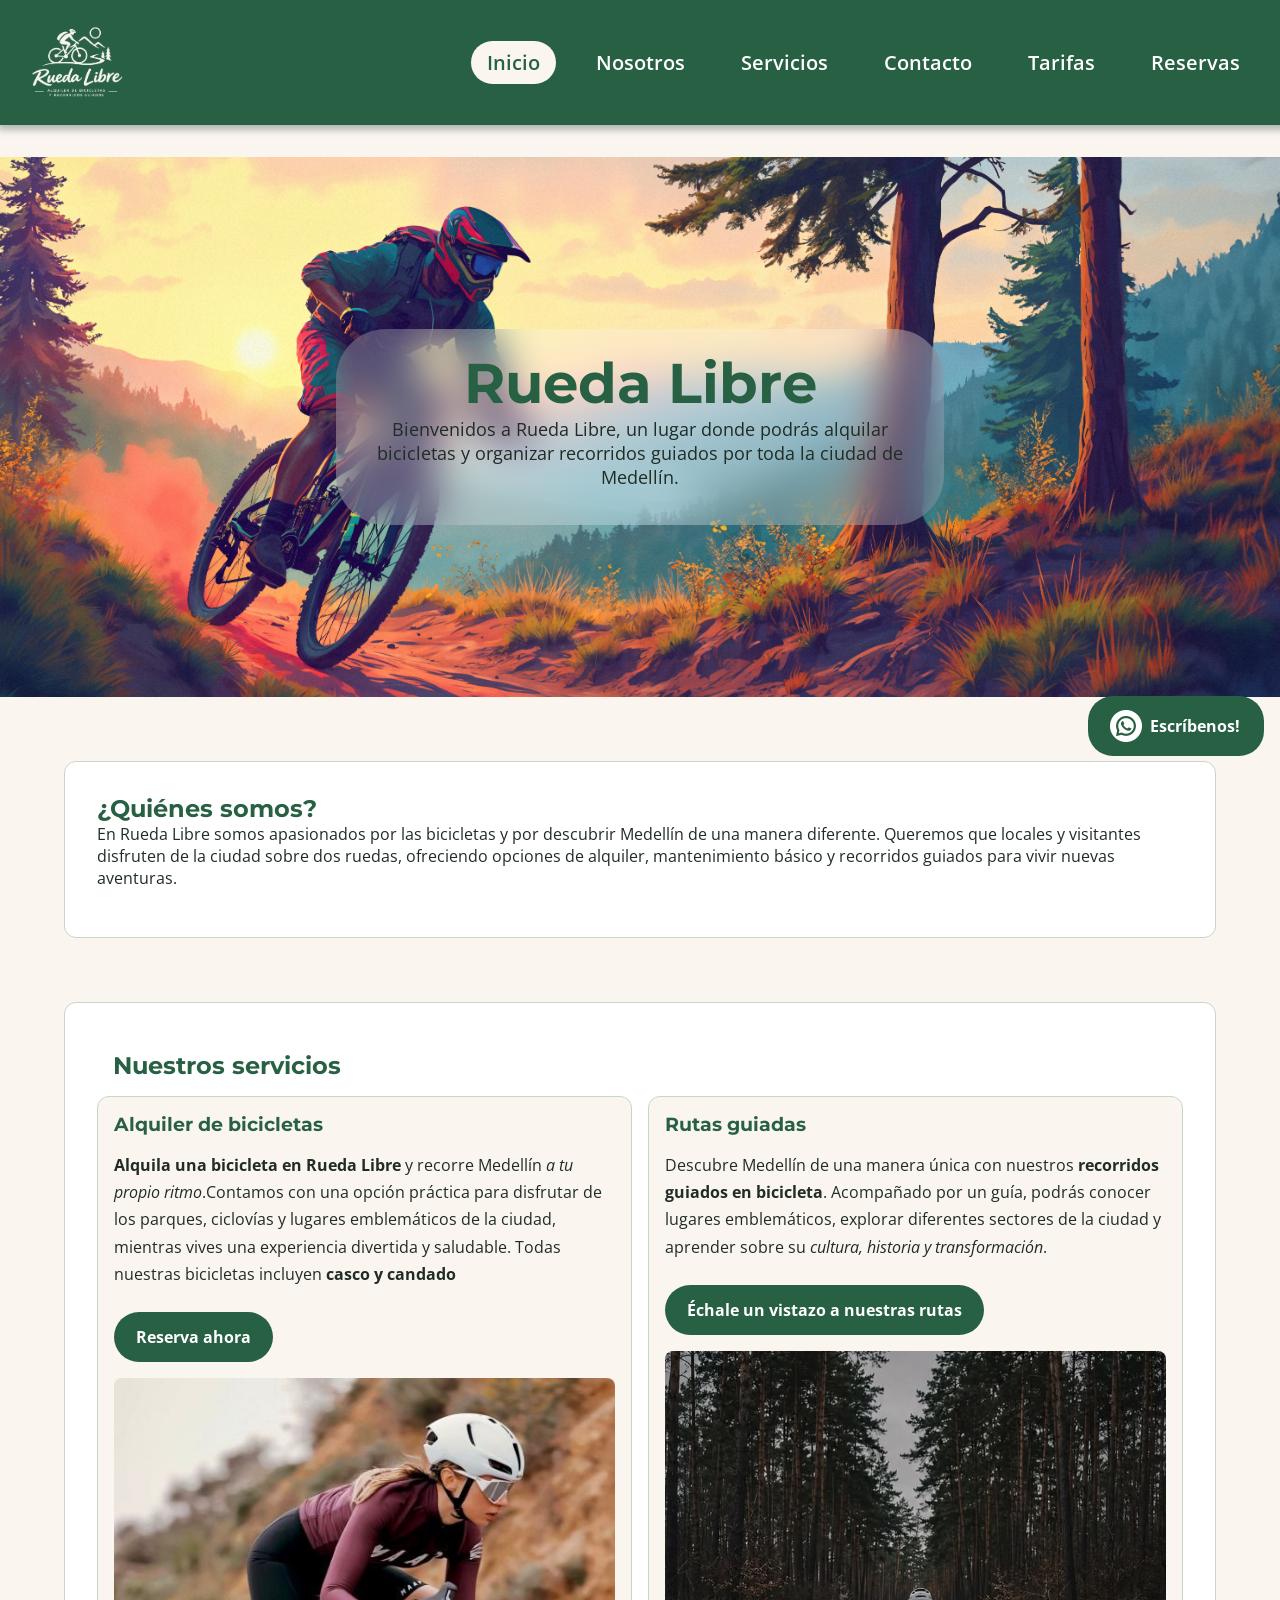
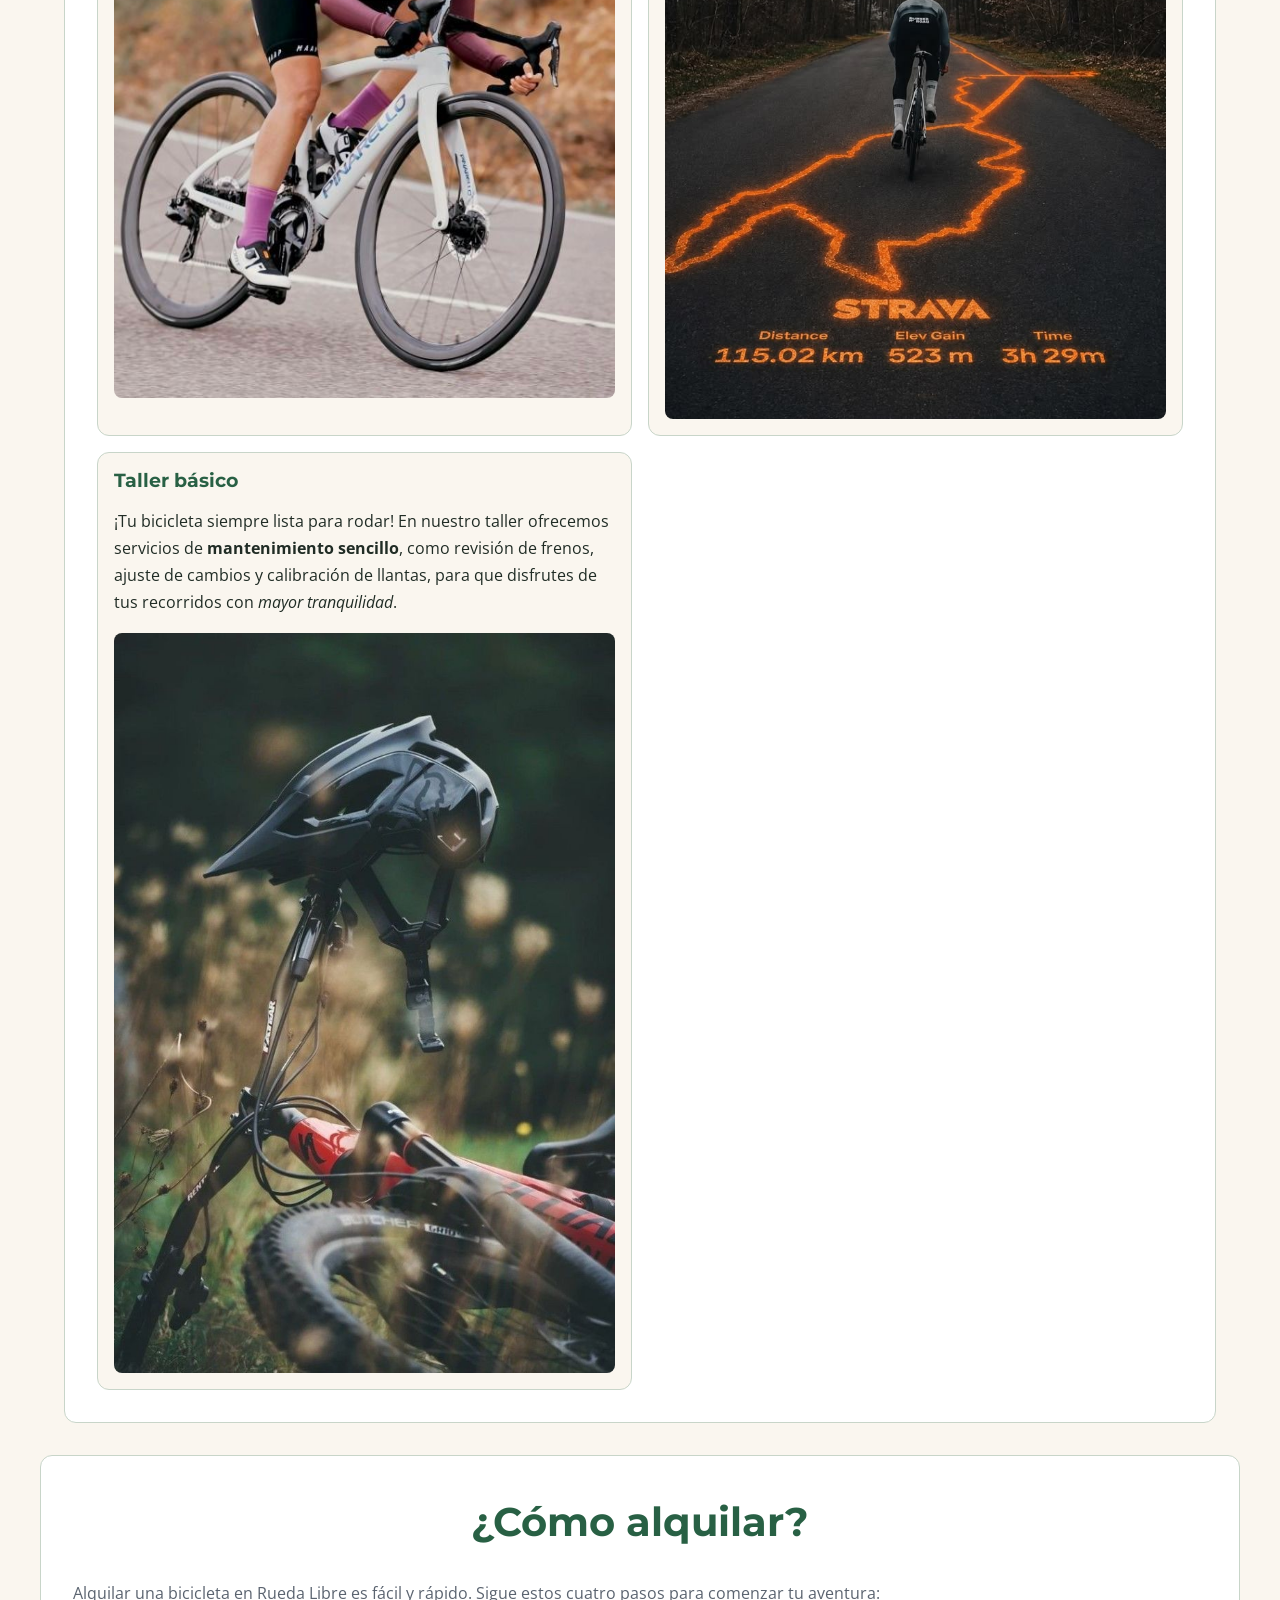
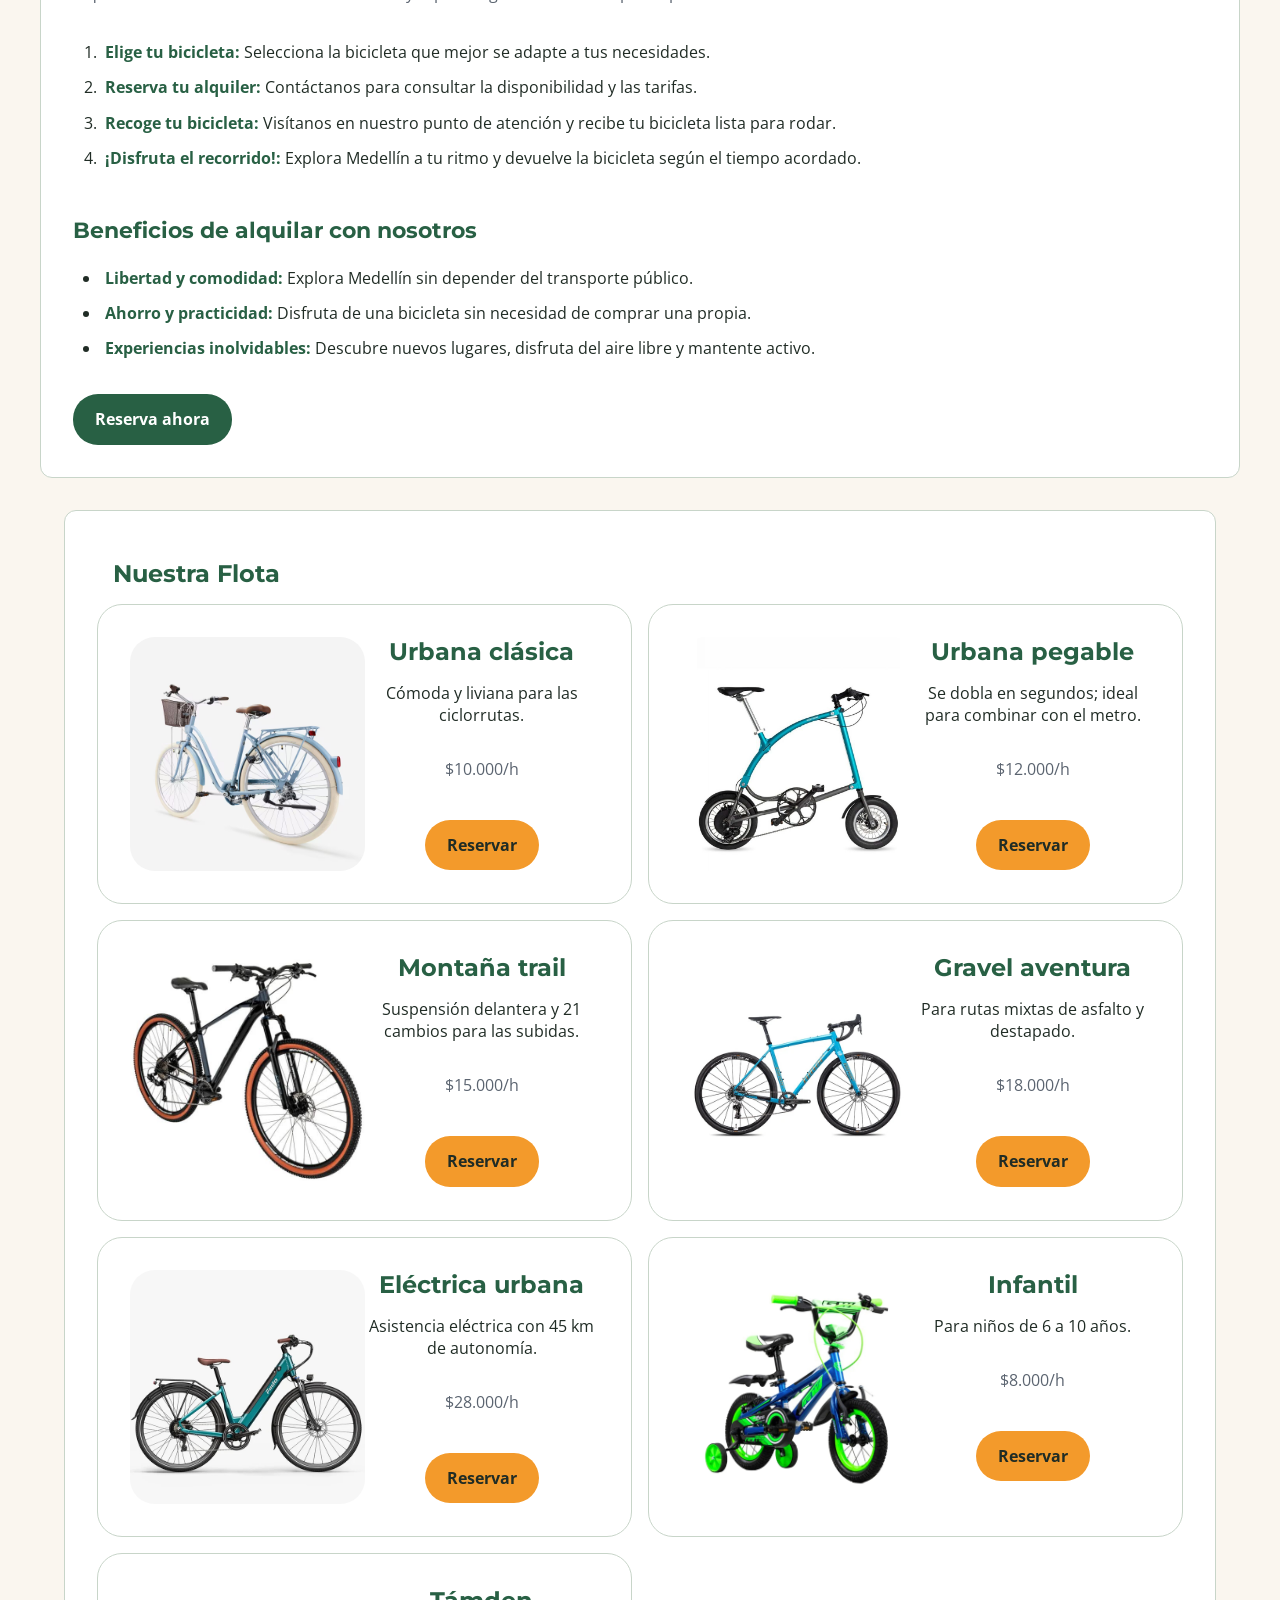
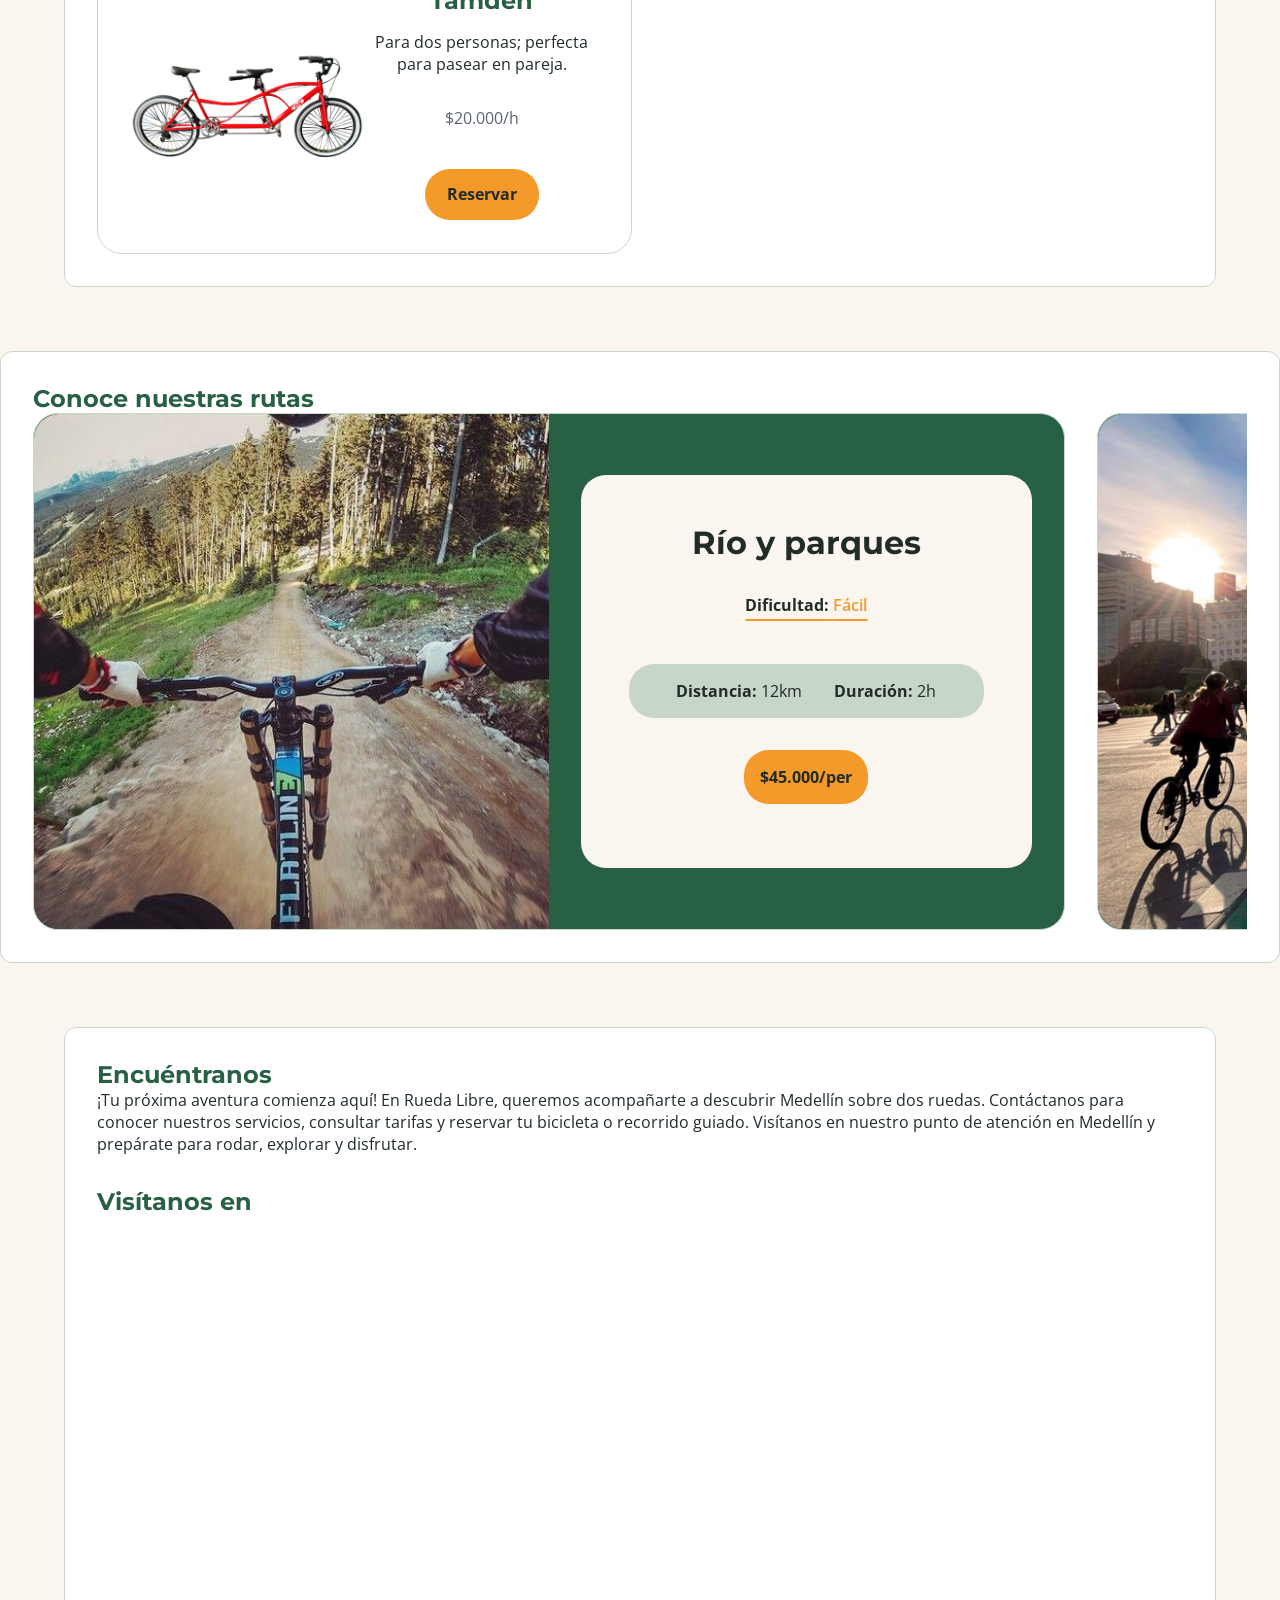
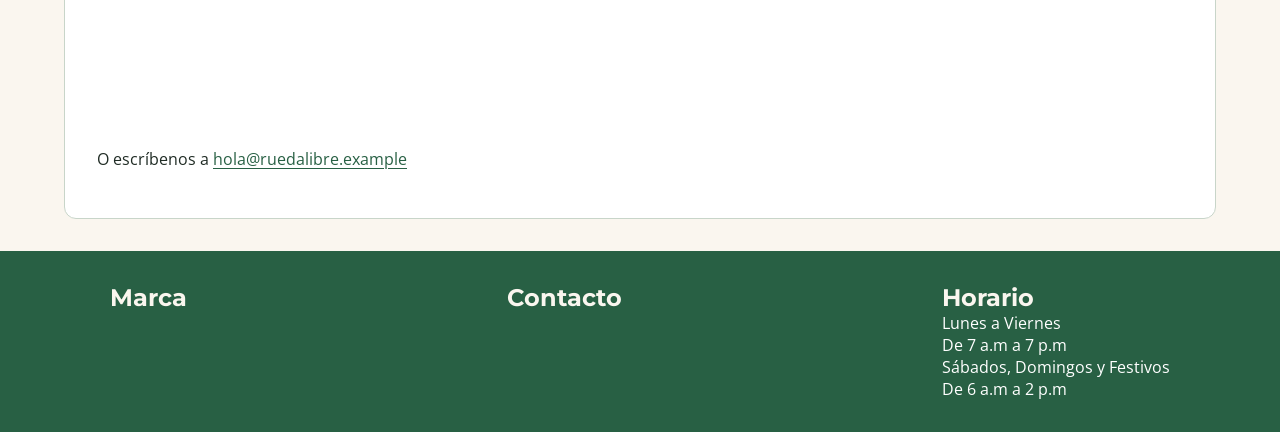
<file: index.html>
<!DOCTYPE html>
<html lang="es">

<head>
    <meta charset="UTF-8">
    <meta name="viewport" content="width=device-width, initial-scale=1.0">
    <link rel="preconnect" href="https://fonts.googleapis.com">
    <link rel="preconnect" href="https://fonts.gstatic.com" crossorigin>
    <link
        href="https://fonts.googleapis.com/css2?family=Inter:ital,opsz,wght@0,14..32,100..900;1,14..32,100..900&family=Montserrat:ital,wght@0,100..900;1,100..900&family=Open+Sans:ital,wght@0,300..800;1,300..800&display=swap"
        rel="stylesheet">
    <link
        href="https://fonts.googleapis.com/css2?family=Inter:ital,opsz,wght@0,14..32,100..900;1,14..32,100..900&family=Montserrat:ital,wght@0,100..900;1,100..900&display=swap"
        rel="stylesheet">
    <!-- <link rel="stylesheet" href="./css/style.css"> -->  <!-- primer CSS, enfoque primero pc -->
    <link rel="stylesheet" href="./css/mobil-first.css"> <!-- Enfoque Mobile-first -->
    <title>Rueda Libre | Alquiler de bicicletas en Medellín</title>
    <meta name="description" content="Alquila bicicletas y organiza recorridos guiados por Medellín">
</head>

<body>

    <header>
        <a href="../index.html" class="logo"><img src="./img/Logo.png" alt="Logo de Rueda Libre" class="logo-img"></a>

        <input type="checkbox" id="menu">
        <label for="menu">
            <img src="./img/menu.png" class="menu-icon" alt="icono menú hamburguesa">
        </label>

        <nav class="nav">
            <ul class="nav-bar">
                <li class="nav-bar-item activo"><a href="./index.html">Inicio</a></li>
                <li class="nav-bar-item"><a href="#Nosotros">Nosotros</a></li>
                <li class="nav-bar-item"><a href="#Servicios">Servicios</a></li>
                <li class="nav-bar-item"><a href="#Encuentranos">Contacto</a></li>
                <li class="nav-bar-item"><a href="./paginas/tarifas.html">Tarifas</a></li>
                <li class="nav-bar-item"><a href="./paginas/reservas.html">Reservas</a></li>
            </ul>
        </nav>
    </header>

    <main>
        <section class="container container-welcome" id="container-welcome">
            <div class="welcome-content">
                <h1>Rueda Libre</h1>
                <p>Bienvenidos a Rueda Libre, un lugar donde podrás alquilar bicicletas y organizar recorridos guiados
                    por toda la ciudad de Medellín.</p>
            </div>

        </section>

        <section class="container nosotros" id="Nosotros">
            <h2 class="title nosotros-title">¿Quiénes somos?</h2>
            <p>En Rueda Libre somos apasionados por las bicicletas y por descubrir Medellín de una manera diferente.
                Queremos que locales y visitantes disfruten de la ciudad sobre dos ruedas, ofreciendo opciones de
                alquiler,
                mantenimiento básico y recorridos guiados para vivir nuevas aventuras.</p>
        </section>


        <section class="container servicios" id="Servicios">

            <h2 class="title servicios-title">Nuestros servicios</h2>

            <div class="container-content container-content-servicios">

                <article class="container-servicios-subtitle">
                    <h3 class="servicios-subtitle">Alquiler de bicicletas</h3>
                    <p class="servicios-text"><strong>Alquila una bicicleta en Rueda Libre</strong>
                        y recorre Medellín <em>a tu propio ritmo</em>.Contamos con una opción práctica para disfrutar de
                        los parques, ciclovías y lugares emblemáticos de la ciudad, mientras vives una experiencia
                        divertida
                        y
                        saludable. Todas nuestras bicicletas incluyen
                        <strong>casco y candado</strong>
                    </p>
                    <a href="./paginas/reservas.html" class="btn btn-reserva">Reserva ahora</a>
                    <img src="./img/ciclista.jpg" alt="Ciclista_mujer" class="servicios-image">
                </article>


                <article class="container-servicios-subtitle">
                    <h3 class="servicios-subtitle">Rutas guiadas</h3>
                    <p class="servicios-text"> Descubre Medellín de una manera única con nuestros <strong>recorridos
                            guiados
                            en bicicleta</strong>. Acompañado por un guía, podrás conocer lugares emblemáticos, explorar
                        diferentes sectores de la
                        ciudad y aprender sobre su <em>cultura, historia y transformación</em>.
                    </p>
                    <a href="./paginas/tarifas.html#tarifas-recorridos" class="btn btn">Échale un vistazo a nuestras
                        rutas</a>
                    <img src="./img/Ruta.jpg" alt="Ruta_de_ciclismo" class="servicios-image">
                </article>

                <article class="container-servicios-subtitle">
                    <h3 class="servicios-subtitle">Taller básico</h3>
                    <p class="servicios-text">¡Tu bicicleta siempre lista para rodar! En nuestro taller ofrecemos
                        servicios
                        de
                        <strong>mantenimiento sencillo</strong>, como revisión de frenos, ajuste de cambios y
                        calibración de
                        llantas,
                        para que disfrutes de tus recorridos con <em>mayor tranquilidad</em>.
                    </p>
                    <img src="./img/Bicicleta.jpg" alt="Bicicleta_recostada_con_casco" class="servicios-image"
                        width="500">
                </article>

            </div>
        </section>


        <section class="container alquiler" id="Alquiler">
            <h2 class="title alquiler-title">¿Cómo alquilar?</h2>
            <p>Alquilar una bicicleta en Rueda Libre es fácil y rápido. Sigue estos cuatro pasos para comenzar tu
                aventura:
            </p>
            <ol>
                <li><strong>Elige tu bicicleta:</strong> Selecciona la bicicleta que mejor se adapte a tus necesidades.
                </li>
                <li><strong>Reserva tu alquiler:</strong> Contáctanos para consultar la disponibilidad y las tarifas.
                </li>
                <li><strong>Recoge tu bicicleta:</strong> Visítanos en nuestro punto de atención y recibe tu bicicleta
                    lista
                    para rodar.</li>
                <li><strong>¡Disfruta el recorrido!:</strong> Explora Medellín a tu ritmo y devuelve la bicicleta según
                    el
                    tiempo acordado.</li>
            </ol>
            <h3>Beneficios de alquilar con nosotros</h3>
            <ul>
                <li><strong>Libertad y comodidad:</strong> Explora Medellín sin depender del transporte público.</li>
                <li><strong>Ahorro y practicidad:</strong> Disfruta de una bicicleta sin necesidad de comprar una
                    propia.
                </li>
                <li><strong>Experiencias inolvidables:</strong> Descubre nuevos lugares, disfruta del aire libre y
                    mantente
                    activo.</li>
            </ul>

            <a href="./paginas/reservas.html" class="btn">Reserva ahora</a>

        </section>

        <section class="container flota">
            <h2>Nuestra Flota</h2>
            <div>
                <article class="flota-article">
                    <img src="./img/Urbana.jpg" alt="Bicicleta urbana clásica">

                    <div>
                        <h3>Urbana clásica</h3>
                        <p class="flota-description">
                            Cómoda y liviana para las ciclorrutas.
                        </p>
                        <p class="flota-precio">
                            $10.000/h
                        </p>
                        <a href="./paginas/reservas.html" class="btn btn-flota">Reservar</a>
                    </div>
                </article>

                <article class="flota-article">
                    <img src="./img/Pegable.jpg" alt="Bicicleta urbana pegable">

                    <div>
                        <h3>Urbana pegable</h3>
                        <p class="flota-description">
                            Se dobla en segundos; ideal para combinar con el metro.
                        </p>
                        <p class="flota-precio">
                            $12.000/h
                        </p>
                        <a href="./paginas/reservas.html" class="btn btn-flota">Reservar</a>
                    </div>

                </article>

                <article class="flota-article">
                    <img src="./img/Montana.jpeg" alt="Bicicleta montaña trail">

                    <div>
                        <h3>Montaña trail</h3>
                        <p class="flota-description">
                            Suspensión delantera y 21 cambios para las subidas.
                        </p>
                        <p class="flota-precio">
                            $15.000/h
                        </p>
                        <a href="./paginas/reservas.html" class="btn btn-flota">Reservar</a>
                    </div>

                </article>

                <article class="flota-article">
                    <img src="./img/gravel.jpg" alt="Bicicleta gravel aventura">

                    <div>
                        <h3>Gravel aventura</h3>
                        <p class="flota-description">
                            Para rutas mixtas de asfalto y destapado.
                        </p>
                        <p class="flota-precio">
                            $18.000/h
                        </p>
                        <a href="./paginas/reservas.html" class="btn btn-flota">Reservar</a>
                    </div>

                </article>

                <article class="flota-article">
                    <img src="./img/Electrica.jpg" alt="Bicicleta eléctrica urbana">

                    <div>
                        <h3>Eléctrica urbana</h3>
                        <p class="flota-description">
                            Asistencia eléctrica con 45 km de autonomía.
                        </p>
                        <p class="flota-precio">
                            $28.000/h
                        </p>
                        <a href="./paginas/reservas.html" class="btn btn-flota">Reservar</a>
                    </div>

                </article>

                <article class="flota-article">
                    <img src="./img/Nino.jpg" alt="Bicicleta para niños">

                    <div>
                        <h3>Infantil</h3>
                        <p class="flota-description">
                            Para niños de 6 a 10 años.
                        </p>
                        <p class="flota-precio">
                            $8.000/h
                        </p>
                        <a href="./paginas/reservas.html" class="btn btn-flota">Reservar</a>
                    </div>

                </article>

                <article class="flota-article">
                    <img src="./img/tamden.jpg" alt="Bicicleta Tamden para dos personas">

                    <div>
                        <h3>Támden</h3>
                        <p class="flota-description">
                            Para dos personas; perfecta para pasear en pareja.
                        </p>
                        <p class="flota-precio">
                            $20.000/h
                        </p>
                        <a href="./paginas/reservas.html" class="btn btn-flota">Reservar</a>
                    </div>

                </article>

            </div>

        </section>

        <section class="container rutas">
            <h2>Conoce nuestras rutas</h2>
            <div class="rutas-cards">
                <article class="ruta-card">
                    <img src="./img/ruta1.jpg" alt="Ciclista recorriendo un camino montañoso">
                    <div class="ruta-info">
                        <h3>Río y parques</h3>
                        <p class="dificultad"><b>Dificultad:</b> <span class="nivel">Fácil</span></p>
                        <div>
                            <p class="distancia"><b>Distancia:</b> 12km</p>
                            <p class="duracion"><b>Duración:</b> 2h</p>
                        </div>
                        <p class="ruta-precio">$45.000/per</p>
                    </div>
                </article>

                <article class="ruta-card">
                    <img src="./img/ruta2.jpg" alt="Ciclistas paseando por la ciudad">
                    <div class="ruta-info">
                        <h3>Sabores del barrio</h3>
                        <p class="dificultad"><b>Dificultad:</b> <span class="nivel">Medio</span></p>
                        <div>
                            <p class="distancia"><b>Distancia:</b> 18km</p>
                            <p class="duracion"><b>Duración:</b> 3h</p>
                        </div>
                        <p class="ruta-precio">$60.000/per</p>
                    </div>
                </article>

                <article class="ruta-card">
                    <img src="./img/ruta3.jpg" alt="Ciclistas subiendo una loma inclinada">
                    <div class="ruta-info">
                        <h3>Reto Las Palmas</h3>
                        <p class="dificultad"><b>Dificultad:</b> <span class="nivel">Alta</span></p>
                        <div>
                            <p class="distancia"><b>Distancia:</b> 25km</p>
                            <p class="duracion"><b>Duración:</b> 4h</p>
                        </div>
                        <p class="ruta-precio">$85.000/per</p>
                    </div>
                </article>
            </div>


        </section>

        <section class="container container-encuentranos" id="Encuentranos">

            <h2 class="title encuentranos-title">Encuéntranos</h2>

            <p>
                ¡Tu próxima aventura comienza aquí! En Rueda Libre, queremos
                acompañarte a descubrir Medellín sobre dos ruedas. Contáctanos
                para conocer nuestros servicios, consultar tarifas y reservar
                tu bicicleta o recorrido guiado. Visítanos en nuestro punto de
                atención en Medellín y prepárate para rodar, explorar y disfrutar.
            </p>

            <div class="container-encuentranos-content encuentranos-map">

                <h3>Visítanos en</h3>

                <iframe
                    src="https://www.google.com/maps/embed?pb=!1m18!1m12!1m3!1d3853.514376188081!2d-75.4993815813204!3d6.206771597466612!2m3!1f0!2f0!3f0!3m2!1i1024!2i768!4f13.1!3m3!1m2!1s0x8e4427141bd57539%3A0x10befc97ec4a2bd7!2sBosque%20de%20pinos!5e0!3m2!1ses!2sco!4v1792507449510!5m2!1ses!2sco"
                    width="600" height="450" style="border: 0;" allowfullscreen loading="lazy"
                    referrerpolicy="strict-origin-when-cross-origin" title="Ubicación de Rueda Libre en Medellín">
                </iframe>

            </div>

            <address class="container-encuentranos-content encuentranos-mail">
                O escríbenos a
                <a href="mailto:hola@ruedalibre.example">
                    hola@ruedalibre.example
                </a>

            </address>

        </section>



        <aside class="whatsapp">
            <a href="whatsapp://send?phone=573001234567" target="_blank" class="btn btn-whatsapp">
                <img src="./img/whatsapp.png" alt="WhatsApp">
                <p>Escríbenos!</p>
            </a>
        </aside>
    </main>

    <footer id="footer">
        <section class="footer-section">
            <h2>Marca</h2>
        </section>

        <section class="footer-section">
            <h2>Contacto</h2>
        </section>

        <section class="footer-section">
            <h2>Horario</h2>

            <dl>
                <dt>Lunes a Viernes</dt>
                <dd>De 7 a.m a 7 p.m</dd>

                <dt>Sábados, Domingos y Festivos</dt>
                <dd>De 6 a.m a 2 p.m</dd>
            </dl>

        </section>

    </footer>

</body>

</html>
</file>
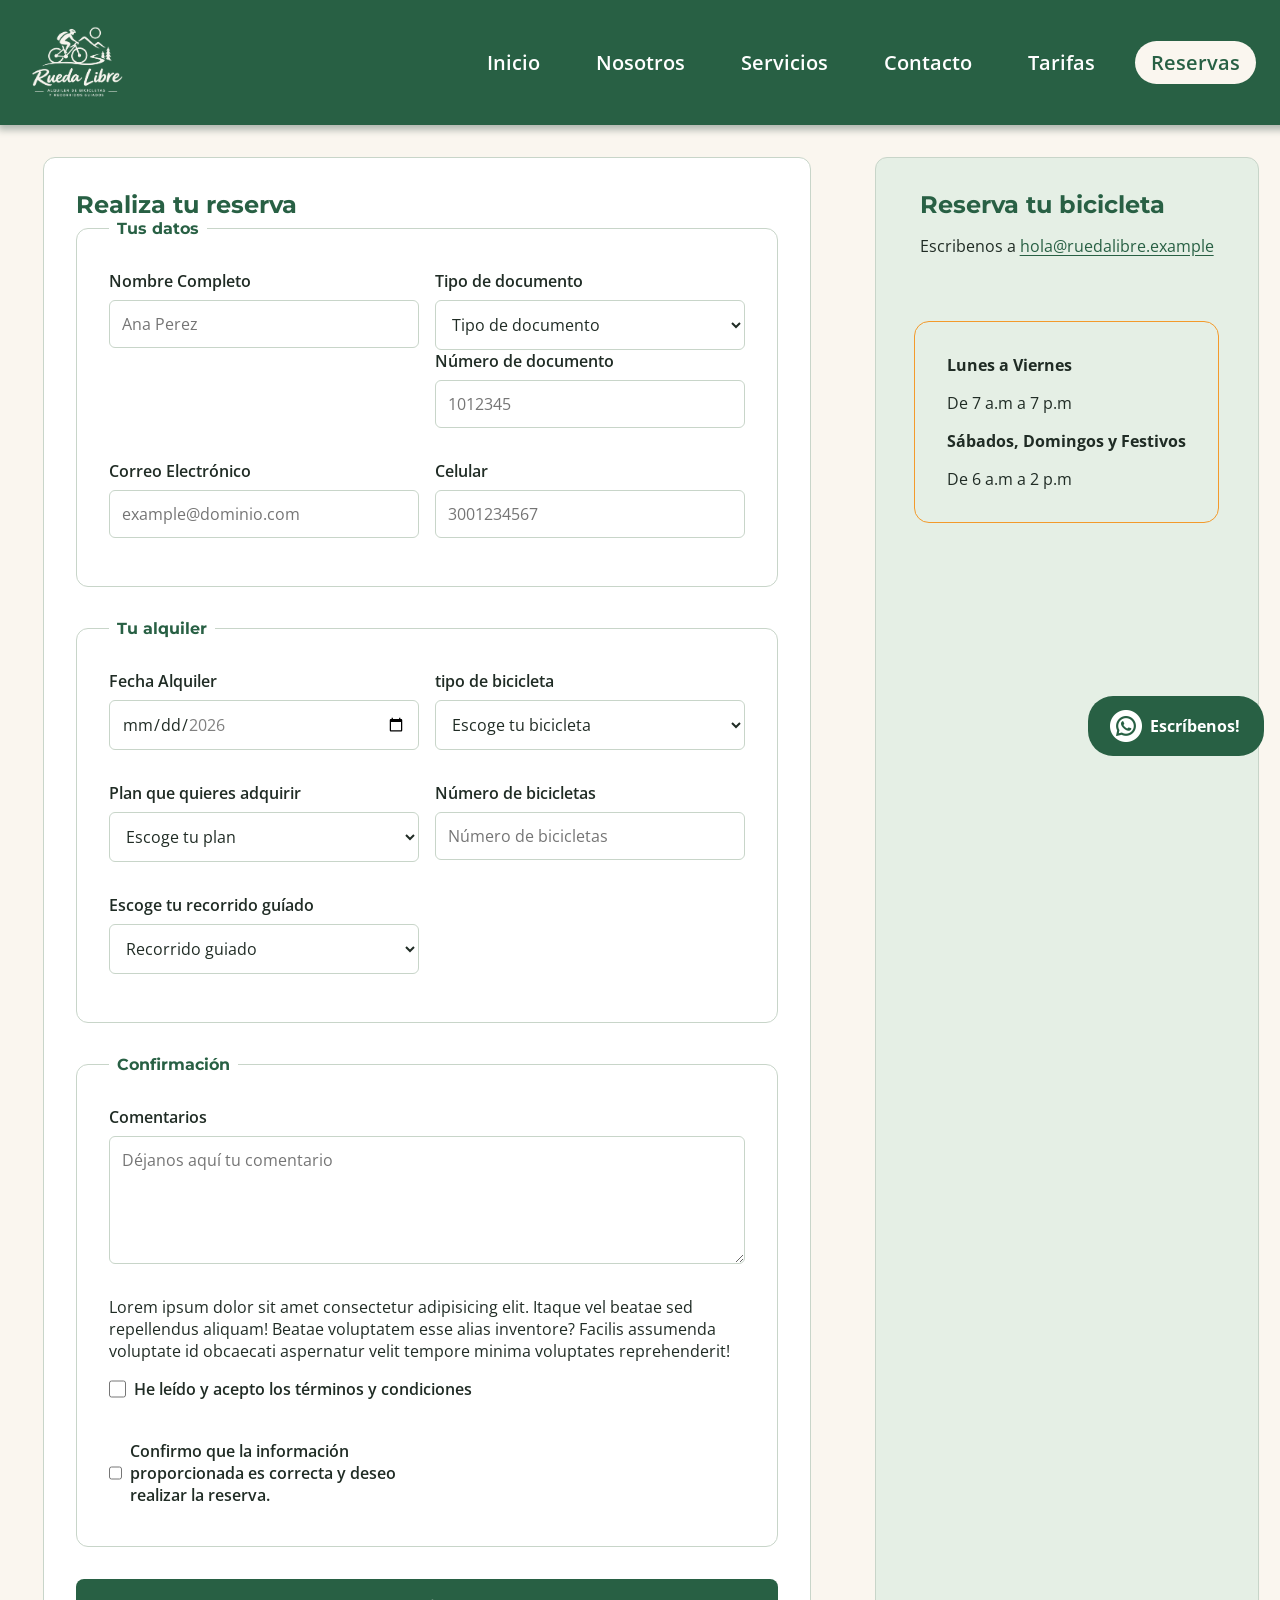
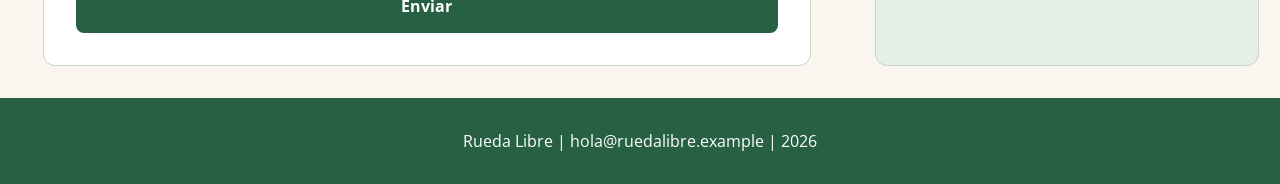
<file: paginas/reservas.html>
<!DOCTYPE html>
<html lang="es">

<head>
    <meta charset="UTF-8">
    <meta name="viewport" content="width=device-width, initial-scale=1.0">
    <title>RuedaLibre | Reserva tu bicicleta</title>
    <link rel="preconnect" href="https://fonts.googleapis.com">
    <link rel="preconnect" href="https://fonts.gstatic.com" crossorigin>
    <link
        href="https://fonts.googleapis.com/css2?family=Inter:ital,opsz,wght@0,14..32,100..900;1,14..32,100..900&family=Montserrat:ital,wght@0,100..900;1,100..900&family=Open+Sans:ital,wght@0,300..800;1,300..800&display=swap"
        rel="stylesheet">
    <link
        href="https://fonts.googleapis.com/css2?family=Inter:ital,opsz,wght@0,14..32,100..900;1,14..32,100..900&family=Montserrat:ital,wght@0,100..900;1,100..900&display=swap"
        rel="stylesheet">
    <!-- <link rel="stylesheet" href="../css/style.css"> --> <!-- primer CSS, enfoque primero pc -->
    <link rel="stylesheet" href="../css/mobil-first.css"> <!-- Enfoque Mobile-first -->
    <meta name="description" content="Reserva aquí nuestras bicicletas o agenda una de nuestras rutas por Medellín">
</head>

<body>
    <header>
        <a href="../index.html" class="logo"><img src="../img/Logo.png" alt="Logo de Rueda Libre" width="100"
                class="logo-img"></a>

        <input type="checkbox" id="menu">
        <label for="menu">
            <img src="../img/menu.png" class="menu-icon" alt="icono menú hamburguesa">
        </label>

        <nav class="nav">
            <ul class="nav-bar">
                <li class="nav-bar-item"><a href="../index.html">Inicio</a></li>
                <li class="nav-bar-item"><a href="../index.html#Nosotros">Nosotros</a></li>
                <li class="nav-bar-item"><a href="../index.html#Servicios">Servicios</a></li>
                <li class="nav-bar-item"><a href="../index.html#Encuentranos">Contacto</a></li>
                <li class="nav-bar-item"><a href="./tarifas.html">Tarifas</a></li>
                <li class="nav-bar-item activo"><a href="./reservas.html">Reservas</a></li>
            </ul>
        </nav>
    </header>

    <main class="main-reservas">



        <section class="container container-formreservas">
            <h2>Realiza tu reserva</h2>
            <form action="" method="post">
                <fieldset>
                    <legend>Tus datos</legend>

                    <div class="form-group">
                        <label for="nombre">Nombre Completo</label>
                        <input type="text" name="nombre" id="nombre" placeholder="Ana Perez" minlength="3"
                            title="Por favor, ingrese su nombre completo. solo se aceptan letras y espacios. Un mínimo de 3 caracteres."
                            pattern="^[a-zA-ZáéíóúñÑÁÉÍÓÚ]+$" required>
                    </div>

                    <div class="form-group">
                        <label for="tipoDoc">Tipo de documento</label>
                        <select name="tipoDoc" id="tipoDoc" title="Por favor, seleccione su tipo de documento" required>
                            <option value="" selected disabled>Tipo de documento</option>
                            <option value="ti">Tarjeta de identidad</option>
                            <option value="cc">Cédula de ciudadanía</option>
                            <option value="ce">Cedula de extranjería</option>
                        </select>
                        <label for="numDoc">Número de documento</label>
                        <input type="text" name="numDoc" id="numDoc" pattern="[0-9]{6,10}"
                            title="Por favor, ingrese un número de documento válido. Solo se aceptan números del 0 al 9. Un máximo de 10 dígitos y un mínimo de 6."
                            placeholder="1012345" required>
                    </div>

                    <div class="form-group">
                        <label for="correo">Correo Electrónico</label>
                        <input type="email" name="correo" id="correo" placeholder="example@dominio.com" required
                            title="Por favor, ingrese un correo electrónico válido, debe contener un '@', un dominio y una extensión válida.">
                    </div>

                    <div class="form-group">
                        <label for="celular">Celular</label>
                        <input type="tel" pattern="3[0-9]{9}" name="celular" id="celular" placeholder="3001234567"
                            required
                            title="Por favor, ingrese un número de celular válido. Debe comenzar con '3' y contener 10 dígitos en total. Solo se aceptan números del 0 al 9.">
                    </div>
                </fieldset>

                <fieldset>
                    <legend>Tu alquiler</legend>

                    <div class="form-group">
                        <label for="fecha">Fecha Alquiler</label>
                        <input type="date" name="fecha" id="fecha" min="2026-11-01" max="2026-12-31" required
                            title="Por favor, seleccione una fecha válida. La fecha debe estar entre el 1 de noviembre de 2026 y el 31 de diciembre de 2026.">
                    </div>

                    <div class="form-group">
                        <label for="bicicleta">tipo de bicicleta</label>
                        <select name="bicicleta" id="bicicleta" required
                            title="Por favor, seleccione un tipo de bicicleta">
                            <option value="" selected disabled>Escoge tu bicicleta</option>
                            <option value="urbana">Urbana</option>
                            <option value="montana">Montaña</option>
                            <option value="electrica">Eléctrica</option>
                        </select>
                    </div>

                    <div class="form-group">
                        <label for="plan">Plan que quieres adquirir</label>
                        <select name="plan" id="plan" required title="Por favor, seleccione un plan">
                            <option value="" selected disabled>Escoge tu plan</option>
                            <option value="hora">1 hora</option>
                            <option value="mediodia">Mediodía</option>
                            <option value="dia">Día completo</option>
                        </select>
                    </div>

                    <div class="form-group">
                        <label for="numBici">Número de bicicletas</label>
                        <input type="number" name="numBici" id="numBici" step="1" min="1" max="6"
                            title="Debes seleccionar entre 1 y 6 bicicletas" placeholder="Número de bicicletas"
                            required>
                    </div>

                    <div class="form-group">
                        <label for="guia">Escoge tu recorrido guíado</label>
                        <select name="guia" id="guia" required title="Por favor, seleccione una opción">
                            <option value="" selected disabled>Recorrido guiado</option>
                            <option value="rioParques">Río y parques</option>
                            <option value="saboresBarrio">Sabores de barrio</option>
                            <option value="palmas">Reto palmas</option>
                            <option value="noGuia">No quiero un recorrido guiado</option>
                        </select>
                    </div>

                </fieldset>

                <fieldset>
                    <legend>Confirmación</legend>

                    <div class="form-group form-group-textarea">
                        <label for="coment">Comentarios</label>
                        <textarea name="coment" id="coment" maxlength="300"
                            placeholder="Déjanos aquí tu comentario"></textarea>
                    </div>

                    <div class="form-group form-group-terms">
                        <p>Lorem ipsum dolor sit amet consectetur adipisicing elit. Itaque vel beatae sed
                            repellendus
                            aliquam! Beatae voluptatem esse alias inventore? Facilis assumenda voluptate id
                            obcaecati
                            aspernatur velit tempore minima voluptates reprehenderit!</p>
                        <div class="form-group-checkbox">
                            <input type="checkbox" name="terms" required
                                title="Por favor, acepte nuestros términos y condiciones" id="terms">
                            <label for="terms">He leído y acepto los términos y condiciones</label>
                        </div>
                    </div>

                    <div class="form-group form-group-checkbox">
                        <input type="checkbox" name="confirm" id="confirm" required
                            title="Por favor, confirme su reserva">
                        <label for="confirm">Confirmo que la información proporcionada es correcta y deseo realizar la
                            reserva.</label>
                    </div>
                </fieldset>

                <button type="submit">Enviar</button>
            </form>
        </section>

        <section class="container container-horarios">
            <div class="container-content content-horarios">
                <h1>Reserva tu bicicleta</h1>
                <p>Escribenos a <a href="mailto:hola@ruedalibre.example" target="_blank">hola@ruedalibre.example</a></p>
            </div>

            <aside class="container-content content-horarios-aside">
                <dl>
                    <dt>Lunes a Viernes</dt>
                    <dd>De 7 a.m a 7 p.m</dd>

                    <dt>Sábados, Domingos y Festivos</dt>
                    <dd>De 6 a.m a 2 p.m</dd>
                </dl>
            </aside>
        </section>

        <aside class="whatsapp">
            <a href="whatsapp://send?phone=573001234567" target="_blank" class="btn btn-whatsapp">
                <img src="../img/whatsapp.png" alt="WhatsApp">
                <p>Escríbenos!</p>
            </a>
        </aside>

    </main>

    <footer id="footer">
        Rueda Libre | hola@ruedalibre.example | 2026
    </footer>

</body>

</html>
</file>
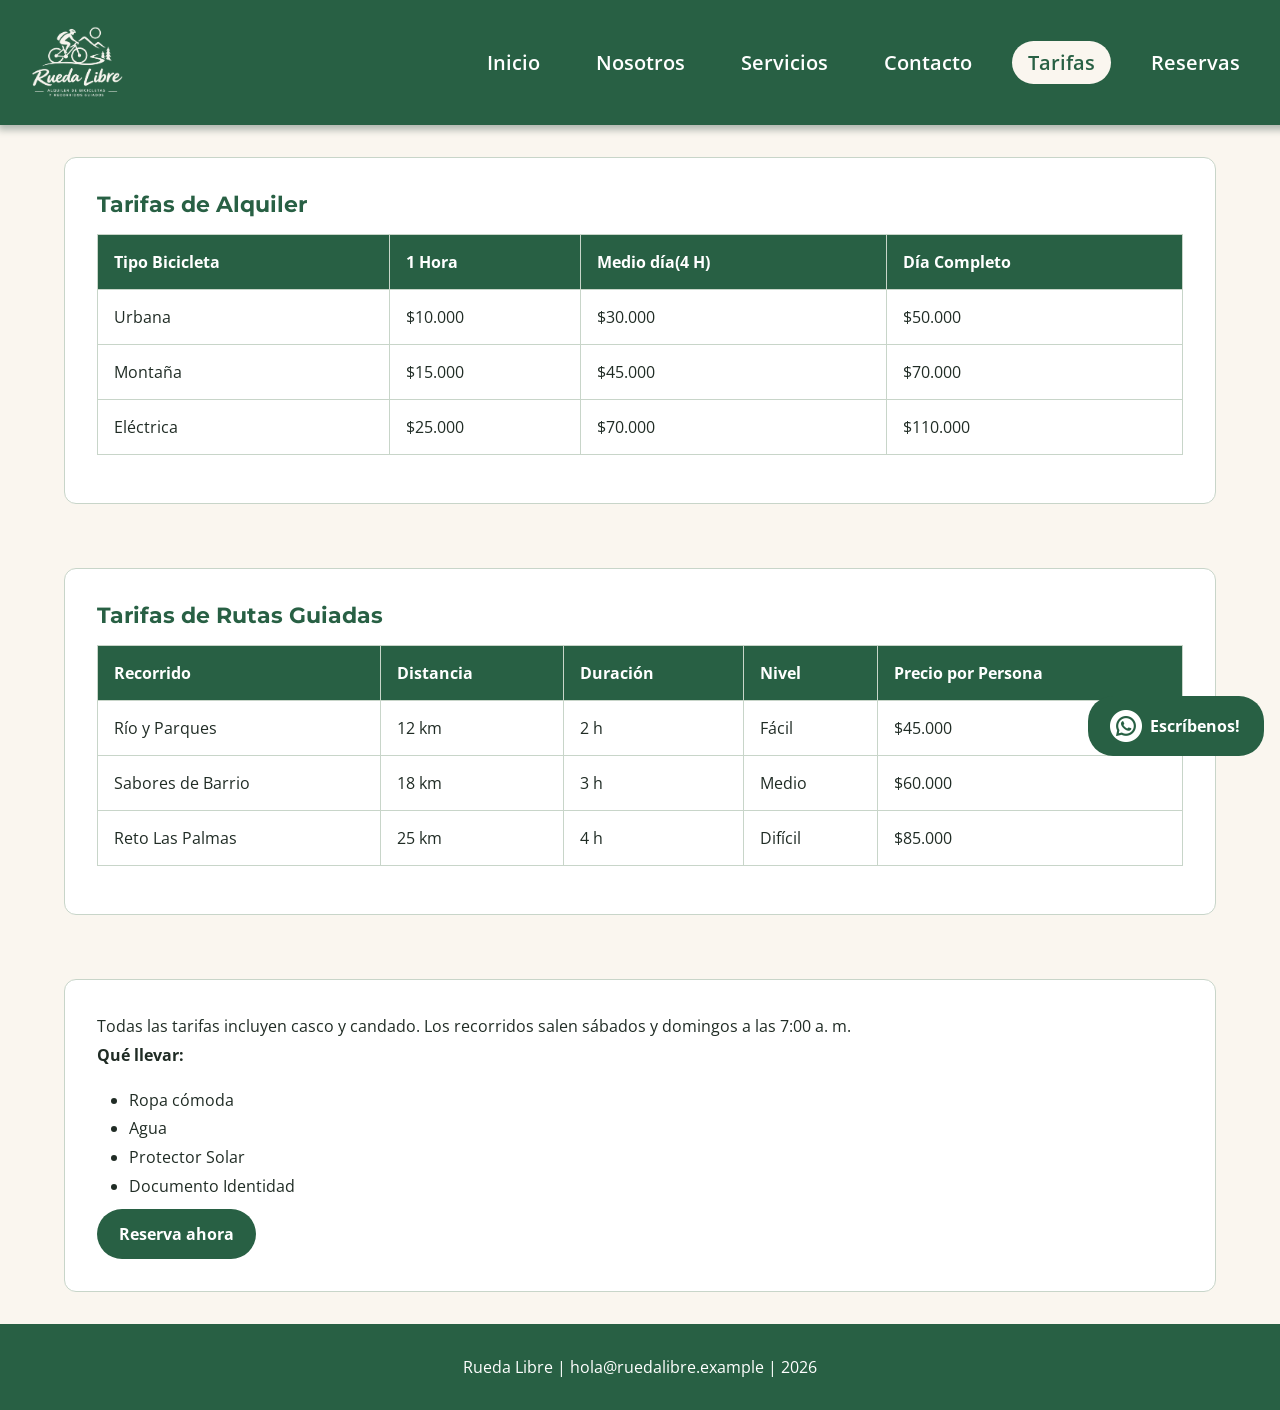
<file: paginas/tarifas.html>
<!DOCTYPE html>
<html lang="es">

<head>
    <meta charset="UTF-8">
    <meta name="viewport" content="width=device-width, initial-scale=1.0">
    <title>RuedaLibre | Tarifas</title>
    <link rel="preconnect" href="https://fonts.googleapis.com">
    <link rel="preconnect" href="https://fonts.gstatic.com" crossorigin>
    <link
        href="https://fonts.googleapis.com/css2?family=Inter:ital,opsz,wght@0,14..32,100..900;1,14..32,100..900&family=Montserrat:ital,wght@0,100..900;1,100..900&family=Open+Sans:ital,wght@0,300..800;1,300..800&display=swap"
        rel="stylesheet">
    <link
        href="https://fonts.googleapis.com/css2?family=Inter:ital,opsz,wght@0,14..32,100..900;1,14..32,100..900&family=Montserrat:ital,wght@0,100..900;1,100..900&display=swap"
        rel="stylesheet">
    <!-- <link rel="stylesheet" href="../css/style.css"> --> <!-- primer CSS, enfoque primero pc -->
    <link rel="stylesheet" href="../css/mobil-first.css"> <!-- Enfoque Mobile-first -->
    <meta name="description" content="Mira nuestras tarifas de alquiler de bicicletas y de nuestros recorridos.">
</head>

<body>

    <header>
        <a href="../index.html" class="logo"><img src="../img/Logo.png" alt="Logo de Rueda Libre" width="100"
                class="logo-img"></a>

        <input type="checkbox" id="menu">
        <label for="menu">
            <img src="../img/menu.png" class="menu-icon" alt="icono menú hamburguesa">
        </label>

        <nav class="nav">
            <ul class="nav-bar">
                <li class="nav-bar-item"><a href="../index.html">Inicio</a></li>
                <li class="nav-bar-item"><a href="../index.html#Nosotros">Nosotros</a></li>
                <li class="nav-bar-item"><a href="../index.html#Servicios">Servicios</a></li>
                <li class="nav-bar-item"><a href="../index.html#Encuentranos">Contacto</a></li>
                <li class="nav-bar-item activo"><a href="./tarifas.html">Tarifas</a></li>
                <li class="nav-bar-item"><a href="./reservas.html">Reservas</a></li>
            </ul>
        </nav>
    </header>

    <main>

        <section class="container container-tabla container-tabla-bicicleta">
            <table class="tabla tarifas-alquiler" id="tarifas-alquiler">
                <caption>Tarifas de Alquiler</caption>
                <thead>
                    <tr>
                        <th scope="col">Tipo Bicicleta</th>
                        <th scope="col">1 Hora</th>
                        <th scope="col">Medio día(4 H)</th>
                        <th scope="col">Día Completo</th>
                    </tr>
                </thead>
                <tbody>
                    <tr>
                        <td>Urbana</td>
                        <td>$10.000</td>
                        <td>$30.000</td>
                        <td>$50.000</td>
                    </tr>
                    <tr>
                        <td>Montaña</td>
                        <td>$15.000</td>
                        <td>$45.000</td>
                        <td>$70.000</td>
                    </tr>
                    <tr>
                        <td>Eléctrica</td>
                        <td>$25.000</td>
                        <td>$70.000</td>
                        <td>$110.000</td>
                    </tr>
                </tbody>
            </table>

        </section>

        <section class="container container-tabla container-tabla-recorridos">
            <table class="tabla tarifas-recorrido" id="tarifas-recorridos">
                <caption>Tarifas de Rutas Guiadas</caption>
                <thead>
                    <tr>
                        <th>Recorrido</th>
                        <th>Distancia</th>
                        <th>Duración</th>
                        <th>Nivel</th>
                        <th>Precio por Persona</th>
                    </tr>
                </thead>
                <tbody>
                    <tr>
                        <td>Río y Parques</td>
                        <td>12 km</td>
                        <td>2 h</td>
                        <td>Fácil</td>
                        <td>$45.000</td>
                    </tr>
                    <tr>
                        <td>Sabores de Barrio</td>
                        <td>18 km</td>
                        <td>3 h</td>
                        <td>Medio</td>
                        <td>$60.000</td>
                    </tr>
                    <tr>
                        <td>Reto Las Palmas</td>
                        <td>25 km</td>
                        <td>4 h</td>
                        <td>Difícil</td>
                        <td>$85.000</td>
                    </tr>
                </tbody>
            </table>
            
        </section>

        <section class="container container-description">
            <p class="container-text">Todas las tarifas incluyen casco y candado. Los recorridos salen sábados y
                domingos a las 7:00 a. m. <br><strong>Qué llevar:</strong></p>

            <aside>
                <ul class="list list-requisitos">
                    <li class="list-items list-items-requisitos">Ropa cómoda</li>
                    <li class="list-items list-items-requisitos">Agua</li>
                    <li class="list-items list-items-requisitos">Protector Solar</li>
                    <li class="list-items list-items-requisitos">Documento Identidad</li>
                </ul>
            </aside>

            <a href="reservas.html" class="btn btn-reserva">Reserva ahora</a>
        </section>

        <aside class="whatsapp">
            <a href="whatsapp://send?phone=573001234567" target="_blank" class="btn btn-whatsapp">
                <img src="../img/whatsapp.png" alt="WhatsApp"> <p>Escríbenos!</p>
            </a>
        </aside>

    </main>

    <footer id="footer">
        Rueda Libre | hola@ruedalibre.example | 2026
    </footer>

</body>

</html>
</file>
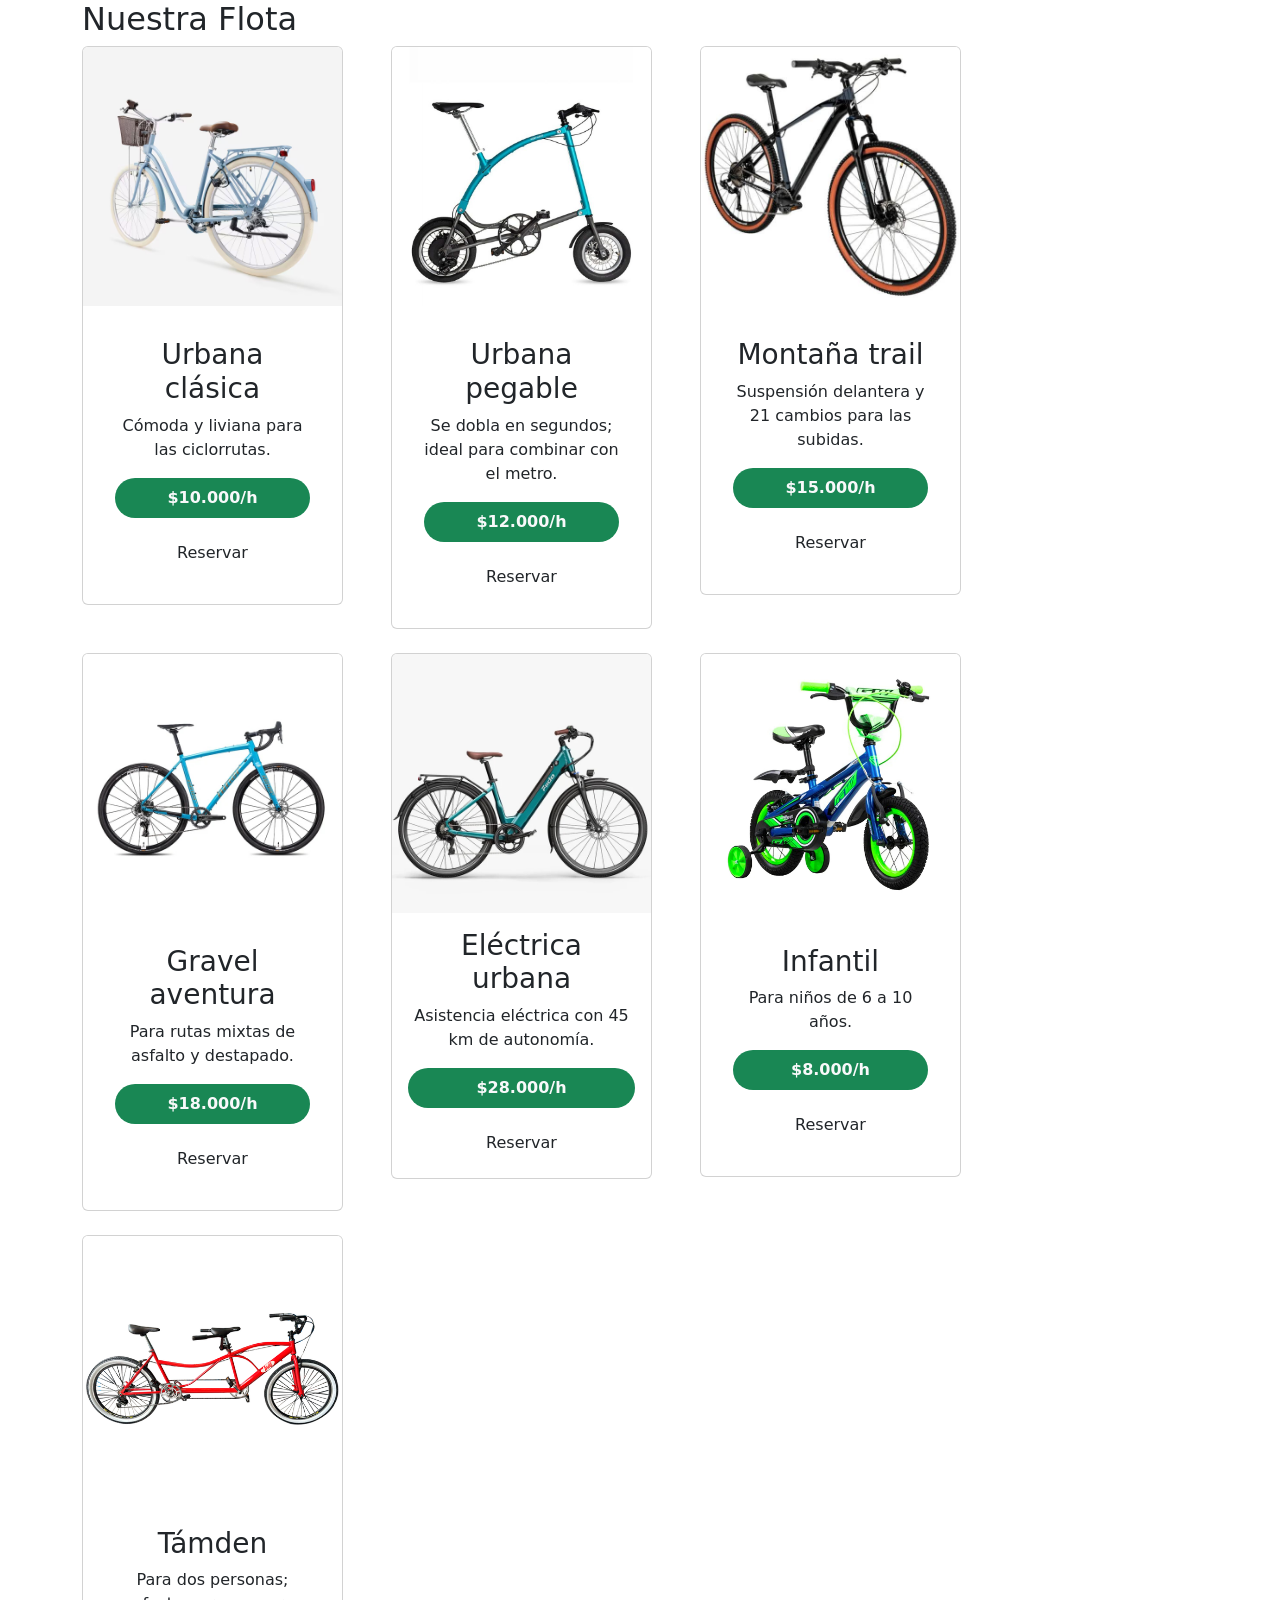
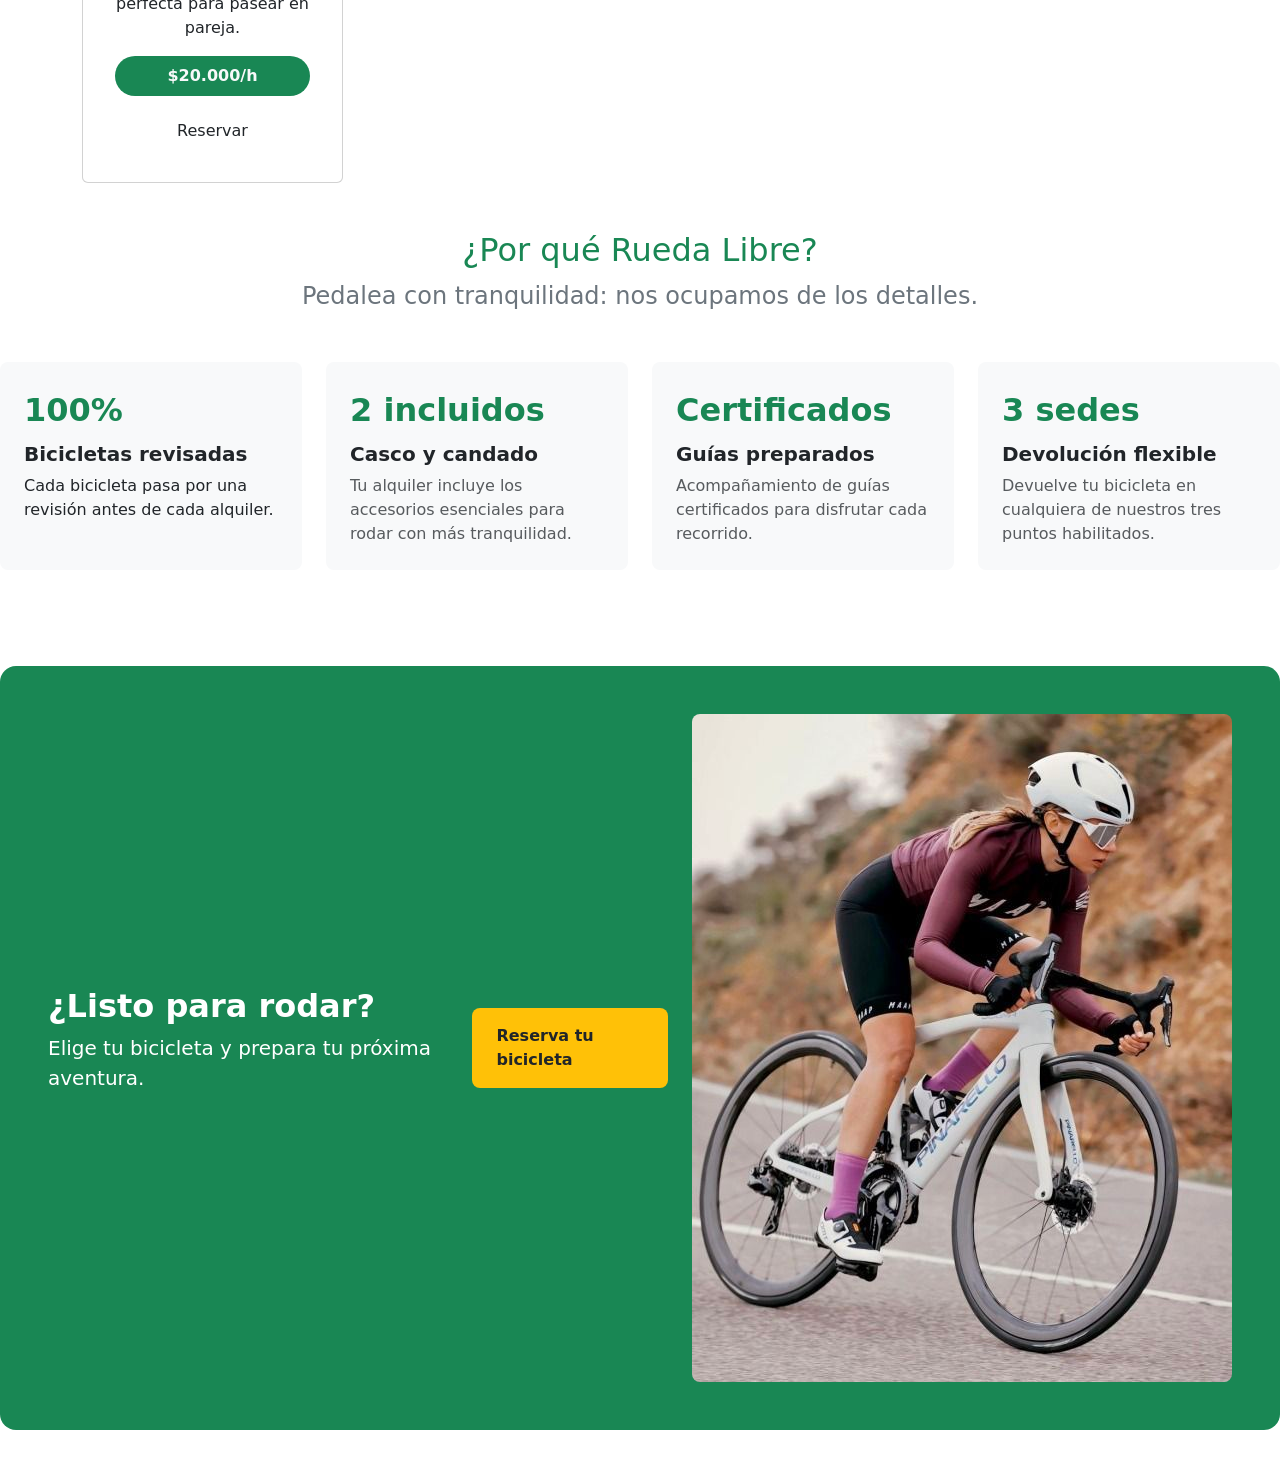
<file: pruebas/catalogo-bootstrap.html>
<!doctype html>
<html lang="en">

<head>
    <meta charset="utf-8">
    <meta name="viewport" content="width=device-width, initial-scale=1">
    <title>Bootstrap demo</title>
    <link href="https://cdn.jsdelivr.net/npm/bootstrap@5.3.8/dist/css/bootstrap.min.css" rel="stylesheet"
        integrity="sha384-sRIl4kxILFvY47J16cr9ZwB07vP4J8+LH7qKQnuqkuIAvNWLzeN8tE5YBujZqJLB" crossorigin="anonymous">
</head>

<body class="w-100">
    <main>
        <section class="container container-flota">
            <h2>Nuestra Flota</h2>
            <div class="row gap-4">
                <article class="col-12 col-sm-6 col-lg-4 col-xl-3">
                    <div class="card">
                        <img src="../img/Urbana.jpg" alt="Bicicleta urbana clásica" class="card-img-top">

                        <div class="flex-column justify-content-center p-3 align-items-center text-center bg-white m-3">
                            <h3 class="card-title">Urbana clásica</h3>
                            <p class="card-text">
                                Cómoda y liviana para las ciclorrutas.
                            </p>
                            <p class="p-2 bg-success text-light rounded-pill fw-semibold">
                                $10.000/h
                            </p>
                            <a href="../paginas/reservas.html" class="btn btn-flota">Reservar</a>
                        </div>
                    </div>
                </article>

                <article class="col-12 col-sm-6 col-lg-4 col-xl-3">
                    <div class="card">
                        <img src="../img/Pegable.jpg" alt="Bicicleta urbana pegable" class="card-img-top">

                        <div class="flex-column justify-content-center p-3 align-items-center text-center bg-white m-3">
                            <h3 class="card-title">Urbana pegable</h3>
                            <p class="card-text">
                                Se dobla en segundos; ideal para combinar con el metro.
                            </p>
                            <p class="p-2 bg-success text-light rounded-pill fw-semibold">
                                $12.000/h
                            </p>
                            <a href="../paginas/reservas.html" class="btn btn-flota">Reservar</a>
                        </div>
                    </div>
                </article>

                <article class="col-12 col-sm-6 col-lg-4 col-xl-3">
                    <div class="card">
                        <img src="../img/Montana.jpeg" alt="Bicicleta montaña trail" class="card-img-top">

                        <div class="flex-column justify-content-center p-3 align-items-center text-center bg-white m-3">
                            <h3 class="card-title">Montaña trail</h3>
                            <p class="card-text">
                                Suspensión delantera y 21 cambios para las subidas.
                            </p>
                            <p class="p-2 bg-success text-light rounded-pill fw-semibold">
                                $15.000/h
                            </p>
                            <a href="../paginas/reservas.html" class="btn btn-flota">Reservar</a>
                        </div>
                    </div>

                </article>

                <article class="col-12 col-sm-6 col-lg-4 col-xl-3">
                    <div class="card">
                        <img src="../img/gravel.jpg" alt="Bicicleta gravel aventura" class="card-img-top">

                        <div class="flex-column justify-content-center p-3 align-items-center text-center bg-white m-3">
                            <h3 class="card-title">Gravel aventura</h3>
                            <p class="card-text">
                                Para rutas mixtas de asfalto y destapado.
                            </p>
                            <p class="p-2 bg-success text-light rounded-pill fw-semibold">
                                $18.000/h
                            </p>
                            <a href="../paginas/reservas.html" class="btn btn-flota">Reservar</a>
                        </div>
                    </div>

                </article>

                <article class="col-12 col-sm-6 col-lg-4 col-xl-3">
                    <div class="card">
                        <img src="../img/Electrica.jpg" alt="Bicicleta eléctrica urbana" class="card-img-top">

                        <div class="flex-column justify-content-center align-items-center text-center bg-white m-3">
                            <h3 class="card-title">Eléctrica urbana</h3>
                            <p class="card-text">
                                Asistencia eléctrica con 45 km de autonomía.
                            </p>
                            <p class="p-2 bg-success text-light rounded-pill fw-semibold">
                                $28.000/h
                            </p>
                            <a href="../paginas/reservas.html" class="btn btn-flota">Reservar</a>
                        </div>
                    </div>

                </article>

                <article class="col-12 col-sm-6 col-lg-4 col-xl-3">
                    <div class="card">
                        <img src="../img/Nino.jpg" alt="Bicicleta para niños" class="card-img-top">

                        <div class="flex-column justify-content-center p-3 align-items-center text-center bg-white m-3">
                            <h3 class="card-title">Infantil</h3>
                            <p class="card-text">
                                Para niños de 6 a 10 años.
                            </p>
                            <p class="p-2 bg-success text-light rounded-pill fw-semibold">
                                $8.000/h
                            </p>
                            <a href="../paginas/reservas.html" class="btn btn-flota">Reservar</a>
                        </div>
                    </div>

                </article>

                <article class="col-12 col-sm-6 col-lg-4 col-xl-3">
                    <div class="card">
                        <img src="../img/tamden.jpg" alt="Bicicleta Tamden para dos personas" class="card-img-top">

                        <div class="flex-column justify-content-center p-3 align-items-center text-center bg-white m-3">
                            <h3 class="card-title">Támden</h3>
                            <p class="card-text">
                                Para dos personas; perfecta para pasear en pareja.
                            </p>
                            <p class="p-2 bg-success text-light rounded-pill fw-semibold">
                                $20.000/h
                            </p>
                            <a href="../paginas/reservas.html" class="btn btn-flota">Reservar</a>
                        </div>
                    </div>
                </article>
            </div>
        </section>

        <section class="py-5">
            <div class="text-center mb-5">
                <h2 class="text-success">¿Por qué Rueda Libre?</h2>
                <p class="mb-0 fs-4 text-secondary">Pedalea con tranquilidad: nos ocupamos de los detalles.</p>
            </div>

            <div class="row g-4">
                <article class="col-12 col-md-6 col-lg-3">
                    <div class="h-100 bg-light rounded-3 p-4">
                        <p class="fs-2 fw-bold text-success mb-2">100%</p>
                        <h3 class="h5 fw-bold mb-2">Bicicletas revisadas</h3>
                        <p class="mb-0">Cada bicicleta pasa por una revisión antes de cada alquiler.</p>
                    </div>
                </article>

                <article class="col-12 col-md-6 col-lg-3">
                    <div class="h-100 bg-light rounded-3 p-4">
                        <p class="fs-2 fw-bold text-success mb-2">2 incluidos</p>
                        <h3 class="h5 fw-bold mb-2">Casco y candado</h3>
                        <p class="text-body-secondary mb-0">Tu alquiler incluye los accesorios esenciales para rodar con más tranquilidad.</p>
                    </div>
                </article>

                <article class="col-12 col-md-6 col-lg-3">
                    <div class="h-100 bg-light rounded-3 p-4">
                        <p class="fs-2 fw-bold text-success mb-2">Certificados</p>
                        <h3 class="h5 fw-bold mb-2">Guías preparados</h3>
                        <p class="text-body-secondary mb-0">Acompañamiento de guías certificados para disfrutar cada recorrido.</p>
                    </div>
                </article>

                <article class="col-12 col-md-6 col-lg-3">
                    <div class="h-100 bg-light rounded-3 p-4">
                        <p class="fs-2 fw-bold text-success mb-2">3 sedes</p>
                        <h3 class="h5 fw-bold mb-2">Devolución flexible</h3>
                        <p class="text-body-secondary mb-0">Devuelve tu bicicleta en cualquiera de nuestros tres puntos habilitados.</p>
                    </div>
                </article>
            </div>
        </section>
            
        <section class="my-4 my-md-5 rounded-4 bg-success text-white p-4 p-md-5">
            <div class="d-flex flex-column flex-md-row align-items-md-center justify-content-between gap-4">
                <div class="d-flex flex-column flex-md-row align-items-md-center justify-content-around gap-4 flex-grow-1">
                    <div>
                        <h2 class="h2 fw-bold mb-2">¿Listo para rodar?</h2>
                        <p class="lead">Elige tu bicicleta y prepara tu próxima aventura.</p>
                    </div>
                    <a href="../paginas/reservas.html" class="d-inline-block align-self-start align-self-md-center bg-warning text-dark text-decoration-none fw-bold px-4 py-3 rounded-3">Reserva tu bicicleta</a>
                </div>
                <img src="../img/ciclista.jpg" class="d-none d-md-block rounded-3 img-fluid" alt="Mujer montando bicicleta">
            </div>
        </section>

    </main>



    <script src="https://cdn.jsdelivr.net/npm/bootstrap@5.3.8/dist/js/bootstrap.bundle.min.js"
        integrity="sha384-FKyoEForCGlyvwx9Hj09JcYn3nv7wiPVlz7YYwJrWVcXK/BmnVDxM+D2scQbITxI"
        crossorigin="anonymous"></script>
</body>

</html>
</file>
<file: css/style.css>
:root {
    --primary-color: #286044;
    --secondary-color: #F39A2B;
    --background-color: #FAF6EF;
    --text-color: #202c25;
    --text-color-secondary: #5B6470;
    --surface-color: #E5EFE5;
    --border-color: #C8D5C9;

    --font-family-main: 'Montserrat', sans-serif;
    --font-family-secondary: 'Open Sans', sans-serif;

    --spacing-small: 0.5rem;
    --spacing-medium: 1rem;
    --spacing-large: 2rem;
}


* {
    margin: 0;
    padding: 0;
    box-sizing: border-box;
}

html {
    scroll-behavior: smooth;
    scroll-padding-top: 1rem;
}

body {
    background-color: var(--background-color);
    color: var(--text-color);
    font-family: var(--font-family-secondary);
    width: 100%;
}

a {
    text-decoration: none;
    color: inherit;
}

h1,
h2,
h3 {
    font-family: var(--font-family-main);
    color: var(--primary-color);
}

a:focus-visible,
button:focus-visible,
input:focus-visible,
select:focus-visible,
textarea:focus-visible,
iframe:focus-visible {
    outline: 3px solid var(--secondary-color);
    outline-offset: 4px;
}

p {
    margin-bottom: var(--spacing-medium);
}

header {
    background-color: var(--primary-color);
    color: white;
    text-align: center;
    display: flex;
    justify-content: space-between;
    box-shadow: 3px 0 7px 5px rgb(177, 184, 176);
    width: 100%;
    position: sticky;
    z-index: 100;
    top: 0;


    .logo {
        margin-left: var(--spacing-medium);

        .logo-img {
            width: 120px;
        }
    }

    #menu {
        display: none;
    }

    label {
        cursor: pointer;
        display: none;

        .menu-icon {
            width: 50px;
        }
    }

    .nav {
        display: flex;
        margin-right: var(--spacing-medium);

        .nav-bar {
            display: flex;
            flex-direction: row;
            list-style: none;
            gap: var(--spacing-small);
            text-decoration: none;
            align-items: center;
            justify-content: center;

            .nav-bar-item {
                font-size: 20px;
                margin: var(--spacing-small);
                padding: var(--spacing-small) var(--spacing-medium);
                border-radius: 40px;
                font-weight: 600;
                transition: 0.4s ease;
            }

            .activo {
                background-color: var(--background-color);
                padding: var(--spacing-small) var(--spacing-medium);
                margin: var(--spacing-small);
                color: var(--primary-color);
                border-radius: 50px;
                font-size: 20px;
            }

            .nav-bar-item:hover {
                background-color: var(--background-color);
                color: var(--text-color);
            }
        }
    }
}

main {
    display: flex;
    flex-direction: column;
}


.container {
    width: 90%;
    margin: var(--spacing-large) auto;
    padding: var(--spacing-large);

    border: 1px solid var(--border-color);
    border-radius: 0.75rem;
    background-color: white;
}

.container-welcome {
    margin-left: 0;
    margin-right: 0;
    display: flex;
    flex-direction: column;
    align-items: center;
    justify-content: center;
    border: none;
    border-radius: 0;

    min-height: 60vh;
    padding: var(--spacing-large);
    background-color: var(--surface-color);
    background-image: url("../img/Cliclismo.jpg");
    background-position: center;
    background-repeat: no-repeat;
    background-size: cover;

    text-align: center;
    width: 100%;

    .welcome-content {

        width: 50%;
        background: rgba(255, 255, 255, 0.233);
        backdrop-filter: blur(20px);
        -webkit-backdrop-filter: blur(10px);
        border-radius: 50px;
        padding: 20px;

        display: flex;
        flex-direction: column;
        align-items: center;
        justify-content: center;


        h1 {
            font-size: clamp(2rem, 5vw, 3.5rem);
        }

        p {
            max-width: 42rem;
            font-size: 1.1rem;
        }
    }

}


.servicios {

    .servicios-title {
        margin: var(--spacing-medium);
    }

    .container-content-servicios {
        display: grid;
        grid-template-columns: repeat(auto-fit, minmax(400px, 1fr));
        gap: var(--spacing-medium);


        .container-servicios-subtitle {
            position: relative;
            min-width: 0;
            padding: var(--spacing-medium);

            border: 1px solid var(--border-color);
            border-radius: 0.75rem;
            background-color: var(--background-color);

            .servicios-subtitle {
                margin-bottom: var(--spacing-medium);
            }

            .servicios-text {
                line-height: 1.7;
            }

            .servicios-image {
                display: block;
                width: 100%;
                height: auto;
                margin-top: var(--spacing-medium);
                border-radius: 0.5rem;

            }
        }
    }
}

.btn {
    display: inline-block;
    margin-top: var(--spacing-small);
    padding: 0.75rem 1.25rem;

    border: 2px solid transparent;
    border-radius: 25px;
    background-color: var(--primary-color);
    color: white;
    font: inherit;
    font-weight: 700;
    line-height: 1.4;
    text-align: center;
    cursor: pointer;

    transition: background-color 0.3s ease,
        color 0.3s ease;
}

.btn:hover {
    background-color: var(--secondary-color);
    color: var(--text-color);
}

.btn:focus-visible {
    outline: 3px solid var(--secondary-color);
    outline-offset: 4px;
}


.alquiler {
    width: 100%;
    max-width: 75rem;
    margin: 0 auto;
    padding: var(--spacing-large);

    display: flex;
    flex-direction: column;
    align-items: flex-start;
    gap: var(--spacing-medium);

    color: var(--text-color);
    line-height: 1.7;

    .alquiler-title {
        width: 100%;
        margin-bottom: var(--spacing-small);

        color: var(--primary-color);
        font-family: var(--font-family-main);
        font-size: clamp(1.8rem, 4vw, 2.5rem);
        text-align: center;
    }

    p {
        max-width: 55rem;

        color: var(--text-color-secondary);
        font-family: var(--font-family-secondary);
        font-size: 1rem;
    }

    ol,
    ul {
        width: 100%;
        max-width: 65rem;
        padding-left: 1.75rem;

        font-family: var(--font-family-secondary);

        li {
            margin-bottom: var(--spacing-small);
            padding-left: 0.25rem;

            strong {
                color: var(--primary-color);
            }

        }
    }

    h3 {
        margin-top: var(--spacing-medium);

        color: var(--primary-color);
        font-family: var(--font-family-main);
        font-size: 1.35rem;
    }

}

.encuentranos-map {

    h3 {
        padding: var(--spacing-medium) 0;
        font-size: 1.5rem;
    }

    iframe {
        display: block;
        width: 100%;
        max-width: 100%;
        border: 0;
        border-radius: 25px;
    }
}

.encuentranos-mail {
    display: block;
    font-style: normal;
    overflow-wrap: anywhere;
    padding: var(--spacing-medium) 0;

    a {
        color: var(--primary-color);
        text-decoration: underline;
        text-underline-offset: 0.2em;
    }
}

.container-tabla {
    overflow-x: auto;

    .tabla {
        width: 100%;
        border-collapse: collapse;
        margin-bottom: var(--spacing-medium);
        background-color: white;

        caption {
            margin-bottom: var(--spacing-medium);
            color: var(--primary-color);
            font-family: var(--font-family-main);
            font-size: 1.4rem;
            font-weight: 700;
            text-align: left;
        }

        th {
            padding: var(--spacing-medium);
            border: 1px solid var(--border-color);
            text-align: left;
            background-color: var(--primary-color);
            color: white;
        }

        td {
            padding: var(--spacing-medium);
            border: 1px solid var(--border-color);
            text-align: left;
        }
    }
}

.container-description {
    line-height: 1.8;

    .list-requisitos {
        padding-left: var(--spacing-large);
    }
}

.main-reservas {
    display: grid;
    grid-template-columns: 2fr 1fr;
}

.container-horarios {
    display: flex;
    align-items: center;
    flex-direction: column;
    gap: var(--spacing-large);
    background-color: var(--surface-color);

    .content-horarios {
        min-width: 0;

        p {
            padding: var(--spacing-medium) 0;

            a {
                color: var(--primary-color);
                text-decoration: underline;
                text-underline-offset: 0.2em;
            }
        }

    }

    .content-horarios-aside {
        padding: var(--spacing-large);
        border: solid 1px var(--secondary-color);
        border-radius: 15px;

        dl {
            display: flex;
            flex-direction: column;
            gap: var(--spacing-medium);

            dt {
                font-weight: bold;
            }
        }
    }
}

.container-formreservas {

    form {
        width: 100%;
    }

    fieldset {
        min-width: 0;
        margin-bottom: var(--spacing-large);
        padding: var(--spacing-large);

        border: 1px solid var(--border-color);
        border-radius: 0.75rem;
        display: grid;
        grid-template-columns: 1fr 1fr;
        gap: var(--spacing-medium);

        legend {
            padding: 0 var(--spacing-small);
            color: var(--primary-color);
            font-family: var(--font-family-main);
            font-weight: 700;
        }

        .form-group {
            margin-bottom: var(--spacing-medium);

            label {
                display: block;
                margin-bottom: var(--spacing-small);
                font-weight: 600;
            }

            input:not([type="checkbox"]),
            select,
            textarea {
                display: block;
                width: 100%;
                min-height: 2.75rem;
                padding: 0.75rem;

                border: 1px solid var(--border-color);
                border-radius: 0.375rem;
                background-color: white;
                color: var(--text-color);
                font: inherit;
            }

            textarea {
                min-height: 8rem;
                resize: vertical;
            }

            input[type="checkbox"] {
                width: 1.1rem;
                height: 1.1rem;
                margin-right: var(--spacing-small);
                accent-color: var(--primary-color);
                vertical-align: middle;
            }

            input:focus-visible,
            select:focus-visible,
            textarea:focus-visible {
                border-color: var(--primary-color);
                outline: 3px solid var(--secondary-color);
                outline-offset: 2px;
            }

        }

        .form-group-checkbox {
            margin-bottom: var(--spacing-small);
        }
    }

    button {
        display: block;
        width: 100%;
        padding: var(--spacing-medium);

        border: 0;
        border-radius: 0.5rem;
        background-color: var(--primary-color);
        color: white;
        font: inherit;
        font-weight: 700;
        cursor: pointer;

        transition: background-color 0.3s ease;
    }

    button:hover {
        background-color: var(--secondary-color);
        color: var(--text-color);
    }


}

.flota {

    h2 {
        padding: var(--spacing-medium);
    }

    div {
        display: grid;
        grid-template-columns: repeat(auto-fit, minmax(min(100%, 450px), 1fr));
        gap: var(--spacing-medium);

        .flota-article {
            padding: var(--spacing-large);
            border: solid var(--border-color) 1px;
            border-radius: 25px;
            display: flex;



            img {
                width: 50%;
                border-radius: 25px;
                transition: ease 1s;
            }

            img:hover {
                transform: scale(1.1);
                width: 50%;
            }

            div {
                width: 50%;
                display: flex;
                flex-direction: column;
                align-items: center;
                text-align: center;

                h3 {
                    font-size: 1.5rem;
                }

                .flota-precio {
                    color: var(--text-color-secondary);
                }

                .btn-flota {
                    background-color: var(--secondary-color);
                    color: var(--text-color);
                }

                .btn-flota:hover {
                    background-color: var(--primary-color);
                    color: var(--background-color);
                }
            }
        }
    }
}


.whatsapp {
    width: 11rem;
    position: fixed;
    bottom: 9rem;
    right: var(--spacing-medium);

    .btn-whatsapp {
        display: flex;
        align-items: center;
        gap: var(--spacing-small);

        p {
            margin-bottom: 0;
        }

        img {
            width: 2rem;
        }
    }
}

.rutas {
    width: 100%;

    .rutas-cards {
        display: flex;
        overflow-x: auto;
        scroll-snap-type: x mandatory;
        width: 100%;
        gap: var(--spacing-large);

        .ruta-card {
            display: flex;
            align-items: center;
            justify-content: space-between;

            border: var(--border-color) solid 1px;
            border-radius: 25px;
            scroll-snap-align: center;
            flex: 0 0 85%;
            background-color: var(--primary-color);

            img {
                width: 50%;
                border-radius: 25px 0 0 25px;
                height: 100%;

            }

            .ruta-info {
                display: flex;
                flex-direction: column;
                text-align: center;
                width: 50%;
                gap: var(--spacing-medium);
                background-color: var(--background-color);
                margin: 0;
                padding: 3rem;
                border-radius: 0 25px 25px 0;

                h3 {
                    color: var(--text-color);
                    font-size: 2rem;
                }

                .dificultad {
                    text-decoration: underline;
                    text-decoration-color: var(--secondary-color);
                    text-decoration-thickness: 2px;
                    text-underline-offset: var(--spacing-small);

                    .nivel {
                        font-weight: 600;
                        color: var(--secondary-color);

                    }
                }

                div {
                    display: flex;
                    justify-content: center;
                    padding: var(--spacing-medium);
                    background-color: var(--border-color);
                    align-items: center;
                    flex-direction: row;
                    border-radius: 25px;
                    gap: var(--spacing-large);
                    padding-bottom: 0;
                }

                .ruta-precio {
                    padding: var(--spacing-medium);
                    background-color: var(--secondary-color);
                    width: auto;
                    align-self: center;
                    font-weight: bolder;
                    border-radius: 25px;
                }
            }
        }
    }
}

footer {
    padding: var(--spacing-large);
    display: flex;
    background-color: var(--primary-color);
    color: white;
    flex-direction: row;
    align-items: flex-start;
    gap: 20rem;
    justify-content: center;
    flex-wrap: wrap;

    .footer-section {

        h2 {
            color: var(--background-color);
        }
    }
}

@media (max-width: 1023px) {

    html {
        scroll-padding-top: 5rem;
    }

    header {
        align-items: center;

        label {
            display: flex;
            align-items: center;
            order: 1;
            margin-right: var(--spacing-medium);
        }

        .nav {
            margin-right: 0;

            .nav-bar {
                position: absolute;
                left: 0;
                right: 0;
                top: 100%;
                display: none;
                flex-direction: column;
                align-items: stretch;
                justify-content: flex-start;
                gap: 0;
                margin: 0;
                padding: 0;
                max-height: calc(100vh - 5rem);
                overflow-y: auto;
                background-color: var(--text-color);
                box-shadow: 0 8px 12px rgba(0, 0, 0, 0.25);

                .nav-bar-item {
                    margin: 0;
                    padding: 0;
                    border-radius: 0;
                    font-size: 1.1rem;

                    a {
                        display: block;
                        padding: var(--spacing-medium) var(--spacing-large);
                        color: var(--surface-color);
                    }
                }

                .nav-bar-item:hover {
                    background-color: var(--secondary-color);

                    a {
                        color: var(--text-color);
                    }
                }

                .activo {
                    margin: 0;
                    padding: 0;
                    border-radius: 0;
                    background-color: var(--primary-color);
                    box-shadow: inset 4px 0 0 var(--secondary-color);

                    a {
                        color: var(--surface-color);
                    }
                }
            }
        }

        #menu:checked~.nav .nav-bar {
            display: flex;
        }
    }

    .container {
        width: 100%;
        border-radius: 0;
        border-left: 0;
        border-right: 0;
    }

    .container-welcome .welcome-content {
        width: 80%;
    }

    .container-formreservas {
        form {
            fieldset {
                grid-template-columns: 1fr;
            }
        }
    }

    .whatsapp {
        width: auto;
        display: flex;

        .btn-whatsapp {
            width: 3.5rem;
            height: 3.5rem;
            margin-top: 0;
            padding: 0;
            justify-content: center;
            border-radius: 50%;
            box-shadow: 0 4px 10px rgba(0, 0, 0, 0.3);

            img {
                align-self: center;
            }

            p {
                display: none;
            }
        }
    }

    footer {
        gap: 3rem;
        justify-content: space-around;
    }
}

@media (max-width: 767px) {
    header {
        padding: 0.25rem 0;

        .logo {
            margin-left: var(--spacing-medium);

            .logo-img {
                display: block;
                width: 90px;
            }
        }

        label {
            margin-right: var(--spacing-medium);

            .menu-icon {
                width: 40px;
            }
        }

        .nav .nav-bar .nav-bar-item {
            font-size: 1rem;
        }
    }

    .container {
        margin: var(--spacing-medium) 0;
        padding: var(--spacing-medium);

        h2 {
            font-size: 1.5rem;
        }

        .btn {
            display: block;
            width: 100%;
        }
    }

    .container-welcome {
        min-height: 50vh;
        margin-top: 0;

        .welcome-content {
            width: 100%;
            padding: var(--spacing-medium);
            border-radius: 30px;

            p {
                font-size: 1rem;
            }
        }
    }

    .servicios {
        .servicios-title {
            margin: 0 0 var(--spacing-medium);
        }

        .container-content-servicios {
            grid-template-columns: minmax(0, 1fr);
        }
    }

    .alquiler {

        ol,
        ul {
            padding-left: 1.25rem;
        }

        h3 {
            font-size: 1.2rem;
        }
    }

    .flota {

        h2 {
            padding: 0 0 var(--spacing-medium);
        }

        div {
            grid-template-columns: minmax(0, 1fr);

            .flota-article {
                flex-direction: column;
                gap: var(--spacing-medium);
                border-radius: 1rem;

                img,
                img:hover {
                    width: 100%;
                    object-fit: cover;
                    border-radius: 1rem;
                    transform: none;
                }

                div {
                    width: 100%;
                }
            }
        }
    }

    .rutas {
        .rutas-cards {
            gap: var(--spacing-medium);
            scroll-snap-type: x mandatory;
            padding-bottom: var(--spacing-small);

            .ruta-card {
                flex-direction: column;
                align-items: stretch;
                border-radius: 1rem;

                img {
                    width: 100%;
                    height: 180px;
                    object-fit: cover;
                    border-radius: 1rem 1rem 0 0;
                }

                .ruta-info {
                    width: 100%;
                    padding: var(--spacing-medium);
                    gap: var(--spacing-small);
                    border-radius: 0 0 1rem 1rem;

                    h3 {
                        font-size: 1.4rem;
                    }

                    div {
                        flex-wrap: wrap;
                        gap: var(--spacing-small) var(--spacing-medium);
                    }
                }
            }
        }
    }

    .encuentranos-map {

        h3 {
            font-size: 1.25rem;
        }

        iframe {
            height: 300px;
            border-radius: 1rem;
        }
    }

    .container-tabla {
        .tabla {
            caption {
                font-size: 1.2rem;
            }

            th,
            td {
                padding: var(--spacing-small);
                font-size: 0.875rem;
            }
        }

        .tarifas-recorrido {
            min-width: 32rem;
        }
    }

    .container-description {
        .list-requisitos {
            padding-left: 1.25rem;
        }
    }

    .main-reservas {
        grid-template-columns: minmax(0, 1fr);

        .container-formreservas {
            fieldset {
                padding: var(--spacing-medium);
                gap: 0;
            }
        }
    }

    .container-horarios {
        .content-horarios {
            h1 {
                font-size: 1.6rem;
            }
        }

        .content-horarios-aside {
            width: 100%;
            padding: var(--spacing-medium);
        }
    }

    footer {
        flex-direction: column;
        align-items: center;
        gap: var(--spacing-large);
        padding: var(--spacing-large) var(--spacing-medium);
        text-align: center;
    }
}
</file>
<file: css/mobil-first.css>
:root {
    --primary-color: #286044;
    --secondary-color: #F39A2B;
    --background-color: #FAF6EF;
    --text-color: #202c25;
    --text-color-secondary: #5B6470;
    --surface-color: #E5EFE5;
    --border-color: #C8D5C9;

    --font-family-main: 'Montserrat', sans-serif;
    --font-family-secondary: 'Open Sans', sans-serif;

    --spacing-small: 0.5rem;
    --spacing-medium: 1rem;
    --spacing-large: 2rem;
}


* {
    margin: 0;
    padding: 0;
    box-sizing: border-box;
}

html {
    scroll-behavior: smooth;
    scroll-padding-top: 5rem;

    @media (min-width: 1200px) {
        scroll-padding-top: 1rem;
    }
}

body {
    background-color: var(--background-color);
    color: var(--text-color);
    font-family: var(--font-family-secondary);
    width: 100%;
}

a {
    text-decoration: none;
    color: inherit;
}

h1,
h2,
h3 {
    font-family: var(--font-family-main);
    color: var(--primary-color);
}

a:focus-visible,
button:focus-visible,
input:focus-visible,
select:focus-visible,
textarea:focus-visible,
iframe:focus-visible {
    outline: 3px solid var(--secondary-color);
    outline-offset: 4px;
}

p {
    margin-bottom: var(--spacing-medium);
}

header {
    background-color: var(--primary-color);
    color: white;
    text-align: center;
    display: flex;
    justify-content: space-between;
    align-items: center;
    padding: 0.25rem 0;
    box-shadow: 3px 0 7px 5px rgb(177, 184, 176);
    width: 100%;
    position: sticky;
    z-index: 100;
    top: 0;


    .logo {
        margin-left: var(--spacing-medium);

        .logo-img {
            display: block;
            width: 90px;

            @media (min-width: 768px) {
                display: inline;
                width: 120px;
            }
        }
    }

    #menu {
        display: none;
    }

    label {
        cursor: pointer;
        display: flex;
        align-items: center;
        order: 1;
        margin-right: var(--spacing-medium);

        .menu-icon {
            width: 40px;

            @media (min-width: 768px) {
                width: 50px;
            }
        }

        @media (min-width: 1200px) {
            display: none;
        }
    }

    .nav {
        display: flex;
        margin-right: 0;

        .nav-bar {
            position: absolute;
            left: 0;
            right: 0;
            top: 100%;
            display: none;
            flex-direction: column;
            list-style: none;
            gap: 0;
            text-decoration: none;
            align-items: stretch;
            justify-content: flex-start;
            margin: 0;
            padding: 0;
            max-height: calc(100vh - 5rem);
            overflow-y: auto;
            background-color: var(--text-color);
            box-shadow: 0 8px 12px rgba(0, 0, 0, 0.25);

            .nav-bar-item {
                font-size: 1rem;
                margin: 0;
                padding: 0;
                border-radius: 0;
                font-weight: 600;
                transition: 0.4s ease;

                a {
                    display: block;
                    padding: var(--spacing-medium) var(--spacing-large);
                    color: var(--surface-color);
                }

                @media (min-width: 768px) {
                    font-size: 1.1rem;
                }

                @media (min-width: 1200px) {
                    font-size: 20px;
                    margin: var(--spacing-small);
                    padding: var(--spacing-small) var(--spacing-medium);
                    border-radius: 40px;

                    a {
                        display: inline;
                        padding: 0;
                        color: inherit;
                    }
                }
            }

            .nav-bar-item:hover {
                background-color: var(--secondary-color);

                a {
                    color: var(--text-color);
                }

                @media (min-width: 1200px) {
                    background-color: var(--background-color);
                    color: var(--text-color);

                    a {
                        color: inherit;
                    }
                }
            }

            .activo {
                background-color: var(--primary-color);
                padding: 0;
                margin: 0;
                color: var(--primary-color);
                border-radius: 0;
                box-shadow: inset 4px 0 0 var(--secondary-color);

                a {
                    color: var(--surface-color);
                }

                @media (min-width: 1200px) {
                    background-color: var(--background-color);
                    padding: var(--spacing-small) var(--spacing-medium);
                    margin: var(--spacing-small);
                    border-radius: 50px;
                    font-size: 20px;
                    box-shadow: none;

                    a {
                        color: inherit;
                    }
                }
            }

            @media (min-width: 1200px) {
                position: static;
                left: auto;
                right: auto;
                top: auto;
                display: flex;
                flex-direction: row;
                gap: var(--spacing-small);
                align-items: center;
                justify-content: center;
                max-height: none;
                overflow-y: visible;
                background-color: transparent;
                box-shadow: none;
            }
        }

        @media (min-width: 1200px) {
            margin-right: var(--spacing-medium);
        }
    }

    #menu:checked~.nav .nav-bar {
        display: flex;
    }

    @media (min-width: 768px) {
        padding: 0;
    }

    @media (min-width: 1200px) {
        align-items: normal;
    }
}

main {
    display: flex;
    flex-direction: column;
}


.container {
    width: 100%;
    margin: var(--spacing-medium) 0;
    padding: var(--spacing-medium);

    border: 1px solid var(--border-color);
    border-left: 0;
    border-right: 0;
    border-radius: 0;
    background-color: white;

    h2 {
        font-size: 1.5rem;
    }

    .btn {
        display: block;
        width: 100%;
    }

    @media (min-width: 768px) {
        margin: var(--spacing-large) auto;
        padding: var(--spacing-large);

        h2 {
            font-size: revert;
        }

        .btn {
            display: inline-block;
            width: auto;
        }
    }

    @media (min-width: 1200px) {
        width: 90%;
        border-left: 1px solid var(--border-color);
        border-right: 1px solid var(--border-color);
        border-radius: 0.75rem;
    }
}

.container-welcome {
    margin-left: 0;
    margin-right: 0;
    margin-top: 0;
    display: flex;
    flex-direction: column;
    align-items: center;
    justify-content: center;
    border: none;
    border-radius: 0;

    min-height: 50vh;
    padding: var(--spacing-medium);
    background-color: var(--surface-color);
    background-image: url("../img/Cliclismo.jpg");
    background-position: center;
    background-repeat: no-repeat;
    background-size: cover;

    text-align: center;
    width: 100%;

    .welcome-content {

        width: 100%;
        background: rgba(255, 255, 255, 0.233);
        backdrop-filter: blur(20px);
        -webkit-backdrop-filter: blur(10px);
        border-radius: 30px;
        padding: var(--spacing-medium);

        display: flex;
        flex-direction: column;
        align-items: center;
        justify-content: center;


        h1 {
            font-size: clamp(2rem, 5vw, 3.5rem);
        }

        p {
            max-width: 42rem;
            font-size: 1rem;
        }

        @media (min-width: 768px) {
            width: 80%;
            border-radius: 50px;
            padding: 20px;

            p {
                font-size: 1.1rem;
            }
        }

        @media (min-width: 1200px) {
            width: 50%;
        }
    }

    @media (min-width: 768px) {
        margin-top: var(--spacing-large);
        min-height: 60vh;
        padding: var(--spacing-large);
    }
}


.servicios {

    .servicios-title {
        margin: 0 0 var(--spacing-medium);

        @media (min-width: 768px) {
            margin: var(--spacing-medium);
        }
    }

    .container-content-servicios {
        display: grid;
        grid-template-columns: minmax(0, 1fr);
        gap: var(--spacing-medium);


        .container-servicios-subtitle {
            position: relative;
            min-width: 0;
            padding: var(--spacing-medium);

            border: 1px solid var(--border-color);
            border-radius: 0.75rem;
            background-color: var(--background-color);

            .servicios-subtitle {
                margin-bottom: var(--spacing-medium);
            }

            .servicios-text {
                line-height: 1.7;
            }

            .servicios-image {
                display: block;
                width: 100%;
                height: auto;
                margin-top: var(--spacing-medium);
                border-radius: 0.5rem;

            }
        }

        @media (min-width: 768px) {
            grid-template-columns: repeat(auto-fit, minmax(400px, 1fr));
        }
    }
}

.btn {
    display: inline-block;
    margin-top: var(--spacing-small);
    padding: 0.75rem 1.25rem;

    border: 2px solid transparent;
    border-radius: 25px;
    background-color: var(--primary-color);
    color: white;
    font: inherit;
    font-weight: 700;
    line-height: 1.4;
    text-align: center;
    cursor: pointer;

    transition: background-color 0.3s ease,
        color 0.3s ease;
}

.btn:hover {
    background-color: var(--secondary-color);
    color: var(--text-color);
}

.btn:focus-visible {
    outline: 3px solid var(--secondary-color);
    outline-offset: 4px;
}


.alquiler {
    width: 100%;
    max-width: 75rem;
    margin: 0 auto;
    padding: var(--spacing-large);

    display: flex;
    flex-direction: column;
    align-items: flex-start;
    gap: var(--spacing-medium);

    color: var(--text-color);
    line-height: 1.7;

    .alquiler-title {
        width: 100%;
        margin-bottom: var(--spacing-small);

        color: var(--primary-color);
        font-family: var(--font-family-main);
        font-size: clamp(1.8rem, 4vw, 2.5rem);
        text-align: center;
    }

    p {
        max-width: 55rem;

        color: var(--text-color-secondary);
        font-family: var(--font-family-secondary);
        font-size: 1rem;
    }

    ol,
    ul {
        width: 100%;
        max-width: 65rem;
        padding-left: 1.25rem;

        font-family: var(--font-family-secondary);

        li {
            margin-bottom: var(--spacing-small);
            padding-left: 0.25rem;

            strong {
                color: var(--primary-color);
            }

        }

        @media (min-width: 768px) {
            padding-left: 1.75rem;
        }
    }

    h3 {
        margin-top: var(--spacing-medium);

        color: var(--primary-color);
        font-family: var(--font-family-main);
        font-size: 1.2rem;

        @media (min-width: 768px) {
            font-size: 1.35rem;
        }
    }

}

.encuentranos-map {

    h3 {
        padding: var(--spacing-medium) 0;
        font-size: 1.25rem;

        @media (min-width: 768px) {
            font-size: 1.5rem;
        }
    }

    iframe {
        display: block;
        width: 100%;
        border: 0;
        border-radius: 1rem;
        height: 300px;

        @media (min-width: 768px) {
            height: 500px;
            border-radius: 25px;
        }
    }
}

.encuentranos-mail {
    display: block;
    font-style: normal;
    overflow-wrap: anywhere;
    padding: var(--spacing-medium) 0;

    a {
        color: var(--primary-color);
        text-decoration: underline;
        text-underline-offset: 0.2em;
    }
}

.container-tabla {
    overflow-x: auto;

    .tabla {
        width: 100%;
        border-collapse: collapse;
        margin-bottom: var(--spacing-medium);
        background-color: white;

        caption {
            margin-bottom: var(--spacing-medium);
            color: var(--primary-color);
            font-family: var(--font-family-main);
            font-size: 1.2rem;
            font-weight: 700;
            text-align: left;

            @media (min-width: 768px) {
                font-size: 1.4rem;
            }
        }

        th {
            padding: var(--spacing-small);
            font-size: 0.875rem;
            border: 1px solid var(--border-color);
            text-align: left;
            background-color: var(--primary-color);
            color: white;

            @media (min-width: 768px) {
                padding: var(--spacing-medium);
                font-size: inherit;
            }
        }

        td {
            padding: var(--spacing-small);
            font-size: 0.875rem;
            border: 1px solid var(--border-color);
            text-align: left;

            @media (min-width: 768px) {
                padding: var(--spacing-medium);
                font-size: inherit;
            }
        }
    }

    .tarifas-recorrido {
        min-width: 32rem;

        @media (min-width: 768px) {
            min-width: auto;
        }
    }
}

.container-description {
    line-height: 1.8;

    .list-requisitos {
        padding-left: 1.25rem;

        @media (min-width: 768px) {
            padding-left: var(--spacing-large);
        }
    }
}

.main-reservas {
    display: grid;
    grid-template-columns: minmax(0, 1fr);

    .container-formreservas {
        fieldset {
            padding: var(--spacing-medium);
            gap: 0;
        }
    }

    @media (min-width: 768px) {
        grid-template-columns: 2fr 1fr;

        .container-formreservas {
            fieldset {
                padding: var(--spacing-large);
                gap: var(--spacing-medium);
            }
        }
    }
}

.container-horarios {
    display: flex;
    align-items: center;
    flex-direction: column;
    gap: var(--spacing-large);
    background-color: var(--surface-color);

    .content-horarios {
        min-width: 0;

        h1 {
            font-size: 1.6rem;

            @media (min-width: 768px) {
                font-size: revert;
            }
        }

        p {
            padding: var(--spacing-medium) 0;

            a {
                color: var(--primary-color);
                text-decoration: underline;
                text-underline-offset: 0.2em;
            }
        }

    }

    .content-horarios-aside {
        width: 100%;
        padding: var(--spacing-medium);
        border: solid 1px var(--secondary-color);
        border-radius: 15px;

        dl {
            display: flex;
            flex-direction: column;
            gap: var(--spacing-medium);

            dt {
                font-weight: bold;
            }
        }

        @media (min-width: 768px) {
            width: auto;
            padding: var(--spacing-large);
        }
    }
}

.container-formreservas {

    form {
        width: 100%;
    }

    fieldset {
        min-width: 0;
        margin-bottom: var(--spacing-large);
        padding: var(--spacing-large);

        border: 1px solid var(--border-color);
        border-radius: 0.75rem;
        display: grid;
        grid-template-columns: 1fr;
        gap: var(--spacing-medium);

        legend {
            padding: 0 var(--spacing-small);
            color: var(--primary-color);
            font-family: var(--font-family-main);
            font-weight: 700;
        }

        .form-group {
            margin-bottom: var(--spacing-medium);

            label {
                display: block;
                margin-bottom: var(--spacing-small);
                font-weight: 600;
            }

            input:not([type="checkbox"]),
            select,
            textarea {
                display: block;
                width: 100%;
                min-height: 2.75rem;
                padding: 0.75rem;

                border: 1px solid var(--border-color);
                border-radius: 0.375rem;
                background-color: white;
                color: var(--text-color);
                font: inherit;
            }

            textarea {
                min-height: 8rem;
                resize: vertical;
            }

            input[type="checkbox"] {
                width: 1.1rem;
                height: 1.1rem;
                margin-right: var(--spacing-small);
                accent-color: var(--primary-color);
                vertical-align: middle;
            }

            input:focus-visible,
            select:focus-visible,
            textarea:focus-visible {
                border-color: var(--primary-color);
                outline: 3px solid var(--secondary-color);
                outline-offset: 2px;
            }

        }

        .form-group-checkbox {
            margin-bottom: var(--spacing-small);
            display: flex;
            align-items: center;
            
            label {
                margin-bottom: 0;
            }
        }


        @media (min-width: 768px) {
            grid-template-columns: 1fr 1fr;
        }

        @media (min-width: 1200px) {
            .form-group-textarea {
                grid-column: 1 / -1;
            }

            .form-group-terms {
                grid-column: 1/-1;
            }
        }
    }

    button {
        display: block;
        width: 100%;
        padding: var(--spacing-medium);

        border: 0;
        border-radius: 0.5rem;
        background-color: var(--primary-color);
        color: white;
        font: inherit;
        font-weight: 700;
        cursor: pointer;

        transition: background-color 0.3s ease;
    }

    button:hover {
        background-color: var(--secondary-color);
        color: var(--text-color);
    }


}

.flota {

    h2 {
        padding: 0 0 var(--spacing-medium);

        @media (min-width: 768px) {
            padding: var(--spacing-medium);
        }
    }

    div {
        display: grid;
        grid-template-columns: minmax(0, 1fr);
        gap: var(--spacing-medium);

        .flota-article {
            padding: var(--spacing-large);
            border: solid var(--border-color) 1px;
            border-radius: 1rem;
            display: flex;
            flex-direction: column;
            gap: var(--spacing-medium);



            img {
                width: 100%;
                object-fit: cover;
                border-radius: 1rem;
                transition: ease 1s;
            }

            img:hover {
                transform: none;
                width: 100%;
            }

            div {
                width: 100%;
                display: flex;
                flex-direction: column;
                align-items: center;
                text-align: center;

                h3 {
                    font-size: 1.5rem;
                }

                .flota-precio {
                    color: var(--text-color-secondary);
                }

                .btn-flota {
                    background-color: var(--secondary-color);
                    color: var(--text-color);
                }

                .btn-flota:hover {
                    background-color: var(--primary-color);
                    color: var(--background-color);
                }

                @media (min-width: 768px) {
                    width: 50%;
                }
            }

            @media (min-width: 768px) {
                flex-direction: row;
                gap: normal;
                border-radius: 25px;

                img {
                    width: 50%;
                    object-fit: fill;
                    border-radius: 25px;
                }

                img:hover {
                    transform: scale(1.1);
                    width: 50%;
                }
            }
        }

        @media (min-width: 768px) {
            grid-template-columns: repeat(auto-fit, minmax(min(100%, 450px), 1fr));
        }
    }
}


.whatsapp {
    width: auto;
    display: flex;
    position: fixed;
    bottom: 9rem;
    right: var(--spacing-medium);

    .btn-whatsapp {
        display: flex;
        align-items: center;
        gap: var(--spacing-small);
        width: 3.5rem;
        height: 3.5rem;
        margin-top: 0;
        padding: 0;
        justify-content: center;
        border-radius: 50%;
        box-shadow: 0 4px 10px rgba(0, 0, 0, 0.3);

        p {
            margin-bottom: 0;
            display: none;
        }

        img {
            width: 2rem;
            align-self: center;
        }

        @media (min-width: 1200px) {
            width: auto;
            height: auto;
            margin-top: var(--spacing-small);
            padding: 0.75rem 1.25rem;
            justify-content: normal;
            border-radius: 25px;
            box-shadow: none;

            p {
                display: revert;
            }

            img {
                align-self: auto;
            }
        }
    }

    @media (min-width: 1200px) {
        width: 11rem;
        display: revert;
    }
}

.rutas {
    width: 100%;

    .rutas-cards {
        display: flex;
        overflow-x: auto;
        scroll-snap-type: x mandatory;
        width: 100%;
        gap: var(--spacing-medium);
        padding-bottom: var(--spacing-small);

        .ruta-card {
            display: flex;
            flex-direction: column;
            align-items: stretch;
            justify-content: space-between;

            border: var(--border-color) solid 1px;
            border-radius: 1rem;
            scroll-snap-align: center;
            flex: 0 0 85%;
            background-color: var(--primary-color);

            img {
                width: 100%;
                border-radius: 1rem 1rem 0 0;
                height: 180px;
                object-fit: cover;

            }

            .ruta-info {
                display: flex;
                flex-direction: column;
                text-align: center;
                width: 100%;
                gap: var(--spacing-small);
                background-color: var(--background-color);
                margin: 0;
                padding: var(--spacing-medium);
                border-radius: 0 0 1rem 1rem;

                h3 {
                    color: var(--text-color);
                    font-size: 1.4rem;
                }

                .dificultad {
                    text-decoration: underline;
                    text-decoration-color: var(--secondary-color);
                    text-decoration-thickness: 2px;
                    text-underline-offset: var(--spacing-small);

                    .nivel {
                        font-weight: 600;
                        color: var(--secondary-color);

                    }
                }

                div {
                    display: flex;
                    justify-content: center;
                    padding: var(--spacing-medium);
                    background-color: var(--border-color);
                    align-items: center;
                    flex-direction: row;
                    border-radius: 25px;
                    flex-wrap: wrap;
                    gap: var(--spacing-small) var(--spacing-medium);
                    padding-bottom: 0;
                }

                .ruta-precio {
                    padding: var(--spacing-medium);
                    background-color: var(--secondary-color);
                    width: auto;
                    align-self: center;
                    font-weight: bolder;
                    border-radius: 25px;
                }

                @media (min-width: 768px) {
                    width: 50%;
                    gap: var(--spacing-medium);
                    padding: 3rem;
                    border-radius: 0 25px 25px 0;

                    h3 {
                        font-size: 2rem;
                    }

                    div {
                        flex-wrap: nowrap;
                        gap: var(--spacing-large);
                    }
                }
            }

            @media (min-width: 768px) {
                flex-direction: row;
                align-items: center;
                border-radius: 25px;

                img {
                    width: 50%;
                    border-radius: 25px 0 0 25px;
                    height: 100%;
                    object-fit: fill;
                }
            }

            @media (min-width: 1200px) {

                .ruta-info {
                    margin: var(--spacing-large);
                    border-radius: 25px;
                    gap: var(--spacing-large);
                }
            }
        }

        @media (min-width: 768px) {
            gap: var(--spacing-large);
            padding-bottom: 0;
        }
    }
}

footer {
    padding: var(--spacing-large) var(--spacing-medium);
    display: flex;
    background-color: var(--primary-color);
    color: white;
    flex-direction: column;
    align-items: center;
    gap: var(--spacing-large);
    justify-content: space-around;
    flex-wrap: wrap;
    text-align: center;

    .footer-section {

        h2 {
            color: var(--background-color);
        }
    }

    @media (min-width: 768px) {
        padding: var(--spacing-large);
        flex-direction: row;
        align-items: flex-start;
        gap: 3rem;
        text-align: start;
    }

    @media (min-width: 1200px) {
        gap: 20rem;
        justify-content: center;
    }
}
</file>
